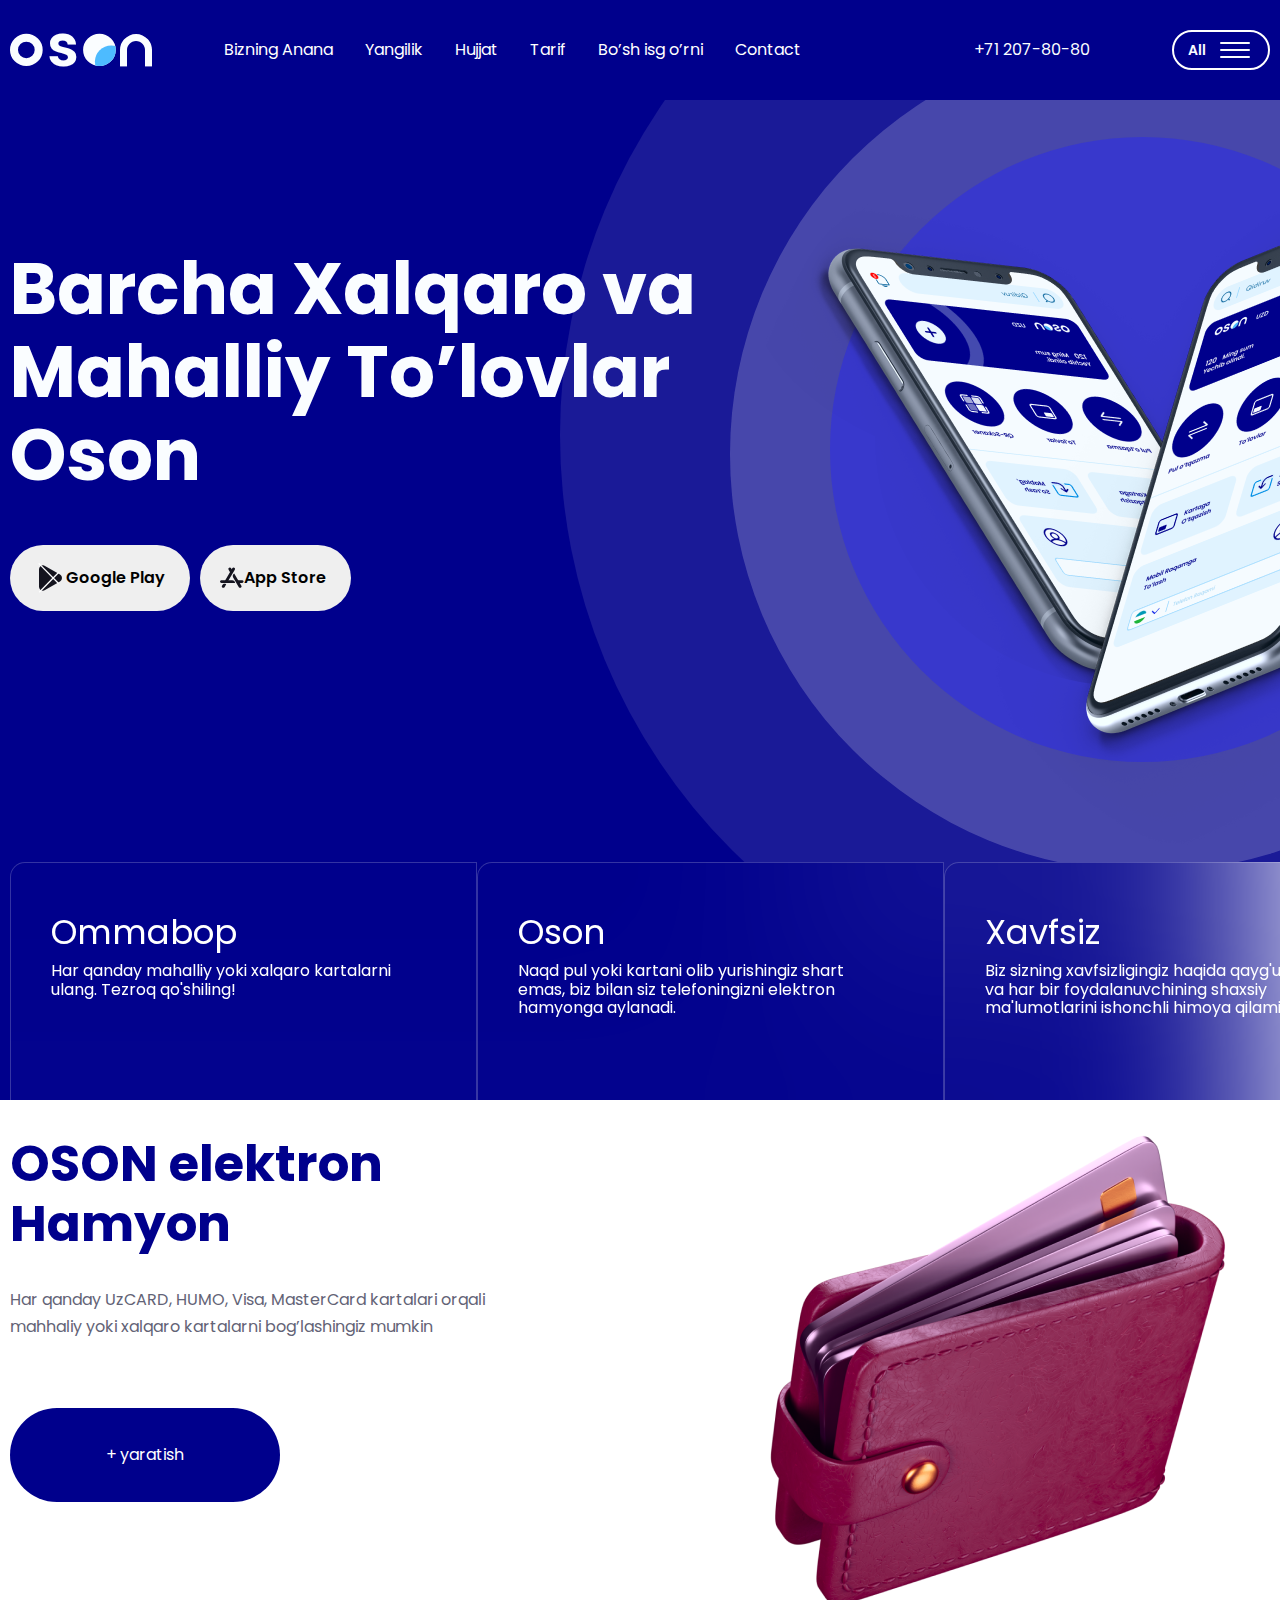
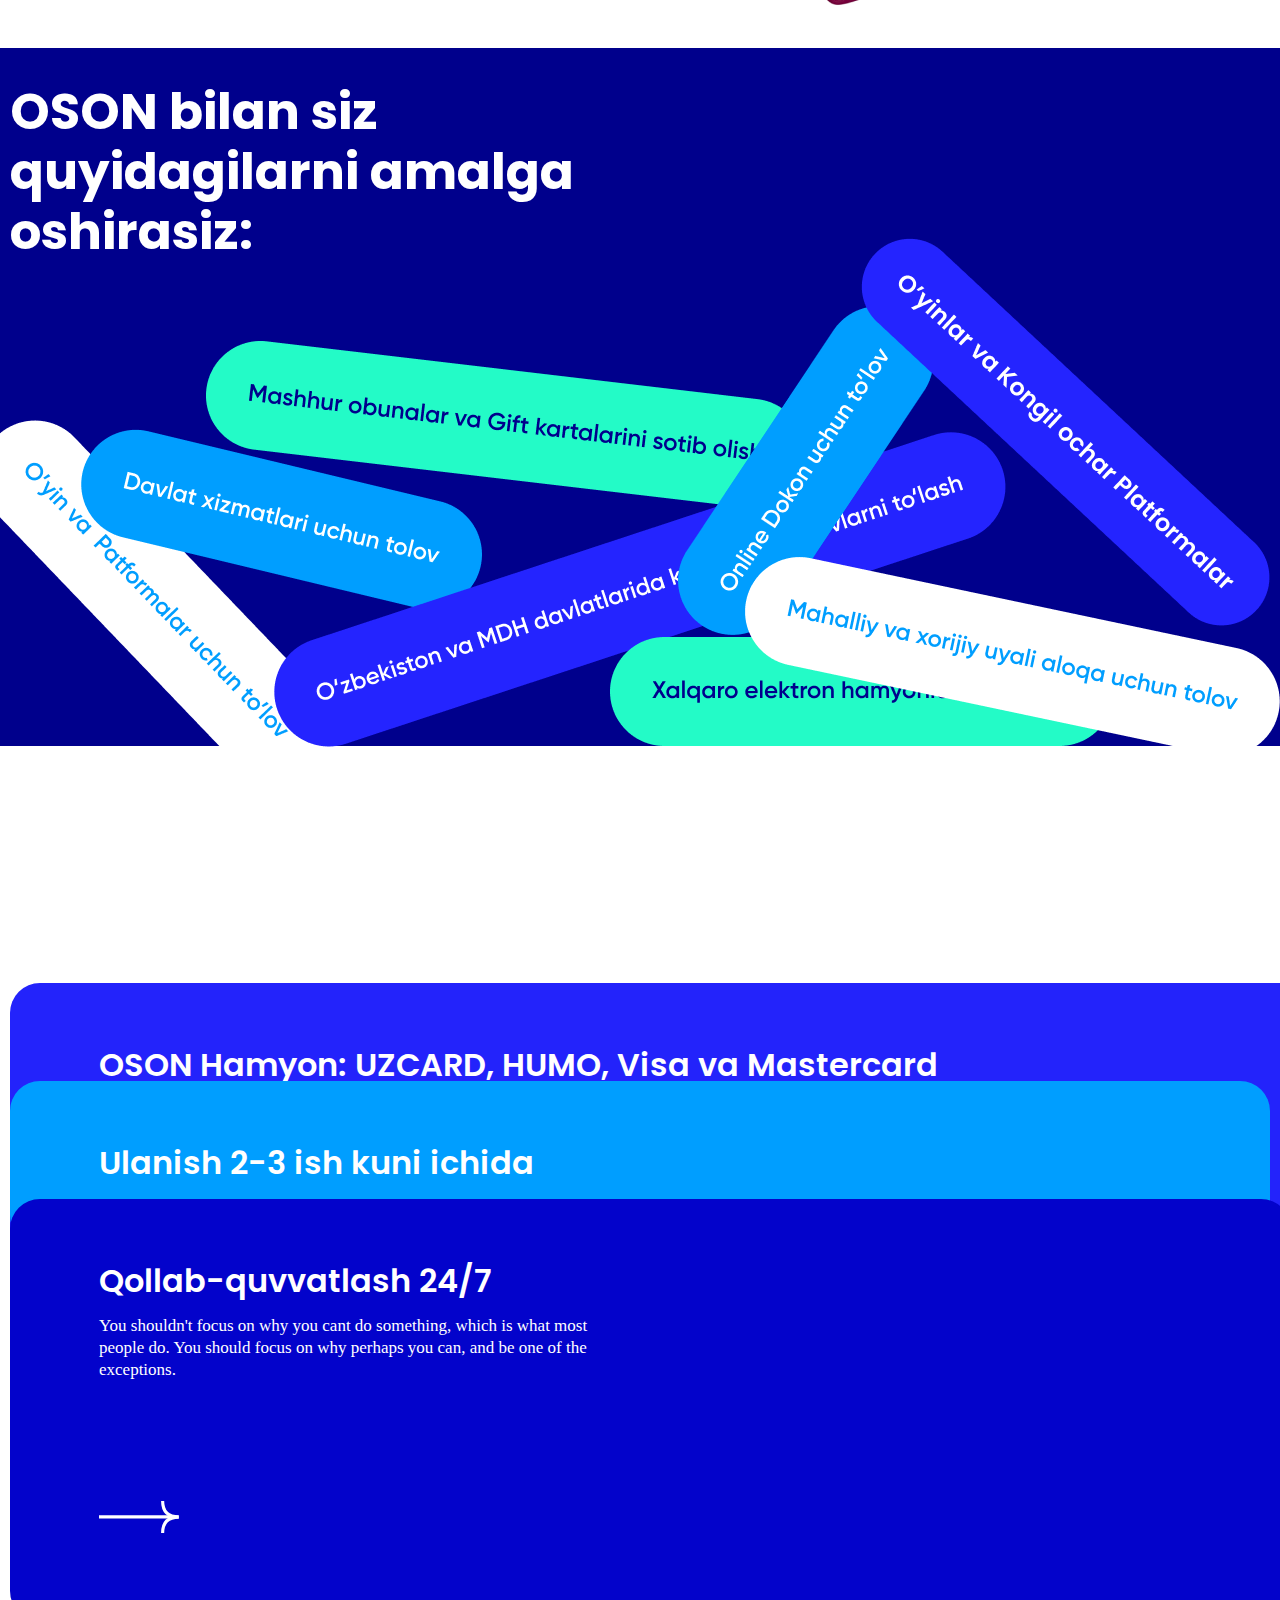
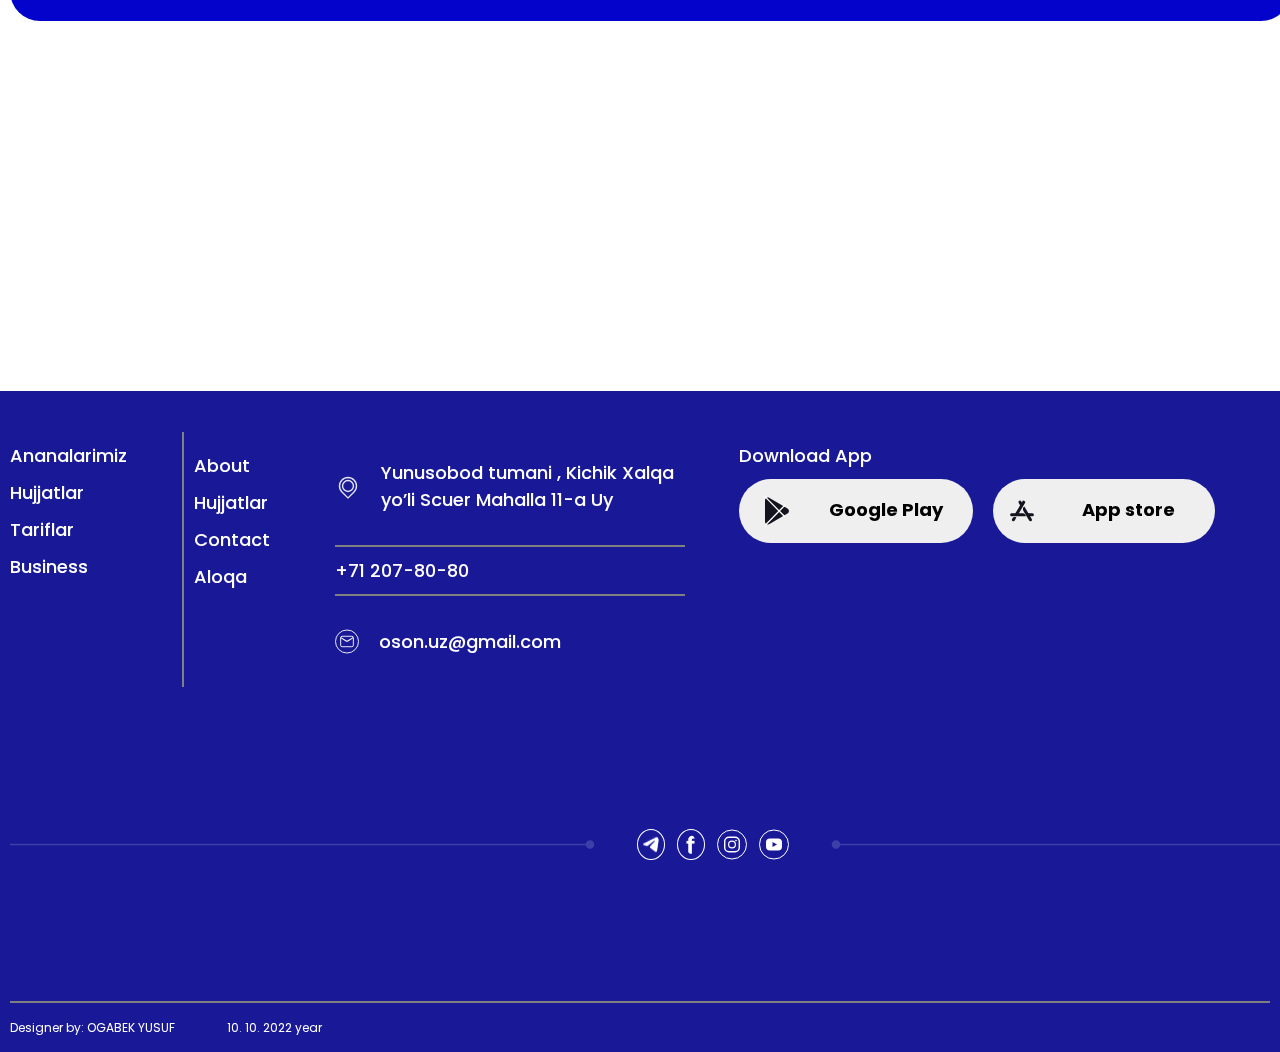
<file: index.html>
<!DOCTYPE html>
<html lang="en">


    <head>
        <meta charset="UTF-8" />
        <meta name="viewport" content="width=device-width, initial-scale=1.0" />
        <link rel="apple-touch-icon" sizes="180x180" href="./public/favicon_io/apple-touch-icon.png" />
        <link rel="icon" type="image/png" sizes="32x32" href="./public/favicon_io/favicon-32x32.png" />
        <link rel="icon" type="image/png" sizes="16x16" href="./public/favicon_io/favicon-16x16.png" />
        <link rel="manifest" href="./public/favicon_io/site.webmanifest" />
        <!-- main css -->
        <link rel="stylesheet" href="./css/style.min.css">
        <link rel="preconnect" href="https://fonts.googleapis.com">
        <link rel="preconnect" href="https://fonts.gstatic.com" crossorigin>
        <link href="https://fonts.googleapis.com/css2?family=Poppins:wght@400;500;600;700&display=swap" rel="stylesheet">
        <title>Oson.uz</title>
    </head>
    <body>
        <!-- -------- Header start  ------- -->
        <header>
            <div class="container">
                <nav class="nav">
                    <div class="nav__left">
                        <a href="#" class="nav__logo">
                            <div class="nav__icons">
                                <img src="./assets/images/o.svg" alt="icon">
                                <p>s</p>
                                <img src="./assets/images/o2.svg" alt="icon">
                                <img class="n1" src="./assets/images/n.svg" alt="icon">
                                <img class="n2" src="./assets/images/n2.svg" alt="icon">
                                <img class="n3" src="./assets/images/n2.svg" alt="icon">
                            </div>
                        </a>
                        <ul class="nav__list">
                            <li class="nav__list--item"><a href="./pages/page-2.html" class="nav__list--item-link">Bizning Anana</a></li>
                            <li class="nav__list--item"><a href="./pages/page-3.html" class="nav__list--item-link">Yangilik</a></li>
                            <li class="nav__list--item"><a href="#" class="nav__list--item-link">Hujjat</a></li>
                            <li class="nav__list--item"><a href="./pages/paje-7.html" class="nav__list--item-link">Tarif</a></li>
                            <li class="nav__list--item"><a href="./pages/page-5.html" class="nav__list--item-link">Bo’sh isg o’rni</a></li>
                            <li class="nav__list--item"><a href="./pages/page-6.html" class="nav__list--item-link">Contact</a></li>
                        </ul>
                    </div>
                    <div class="nav__right">
                        <a href="tel:'+71  207-80-80'">+71  207-80-80</a>
                        <div class="menu-b">
                            <p>All</p>
                            <div class="menu-btn">
                                <img src="./assets/images/menu-btn.svg" alt="icon">
                                <img src="./assets/images/menu-btn.svg" alt="icon">
                                <img src="./assets/images/menu-btn.svg" alt="icon">
                            </div>
                        </div>
                    </div>
                </nav>
            </div>
        </header>
        <!-- -------- Header end  ------- -->

    <main>

        <!-- Intro sections -->
        <section id="intro">
            <div class="container">
                <div class="intro__wrapper">
                    <div class="intro__round-big"></div>
                    <div class="intro__round-middle"></div>
                    <div class="intro__round-little"></div>
                    <div class="intro__wrapper-left">
                        <h1>Barcha Xalqaro va Mahalliy To’lovlar Oson</h1>
                        <div class="intro__buttons">
                            <button>
                                <img src="./assets/images/play-market-icon.svg" alt="icon">
                                <p>Google Play</p>
                            </button>
                            <button>
                                <img src="./assets/images/app-store-icon.svg" alt="icon">
                                <p>App Store</p>
                            </button>
                        </div>
                        <div class="intro__cards">
                            <div class="intro__cards-card">
                                <h3 id="text">Ommabop</h3>
                                <p>Har qanday mahalliy yoki xalqaro kartalarni ulang. Tezroq qo'shiling!</p>
                            </div>
                            <div class="intro__cards-card">
                                <h3 id="text">Oson</h3>
                                <p>Naqd pul yoki kartani olib yurishingiz shart emas, biz bilan siz telefoningizni
                                    elektron hamyonga aylanadi.</p>
                            </div>
                            <div class="intro__cards-card">
                                <h3 id="text">Xavfsiz</h3>
                                <p>Biz sizning xavfsizligingiz haqida qayg'uramiz va har bir foydalanuvchining shaxsiy
                                    ma'lumotlarini ishonchli himoya qilamiz</p>
                            </div>
                        </div>
                    </div>
                    <div class="intro__wrapper-right">
                        <img class="intro__phone1" src="./assets/images/phone.png" alt="img">
                    </div>
                </div>
            </div>
        </section>
    </main>

    <section id="hamyon">
        <div class="container">
            <div class="hamyon__wrapper">
                <div class="hamyon__wrapper--left">
                    <h1>OSON elektron Hamyon</h1>
                    <p>
                        Har qanday UzCARD, HUMO, Visa, MasterCard kartalari orqali
                        mahhaliy yoki xalqaro kartalarni bog’lashingiz mumkin
                    </p>
                    <button>+ yaratish</button>
                </div>
                <div class="hamyon__wrapper--right">
                    <img src="./assets/images/wallet-dynamic-color.png" alt="">
                </div>
            </div>
        </div>
    </section>
    <section id="oson">
        <div class="container">
            <div class="oson__wrapper">
                <h1>OSON bilan siz quyidagilarni amalga oshirasiz:</h1>
                <div class="oson__wrapper--right">

                </div>
            </div>
            <div class="oson__bottom">
                <img class="img1" src="./assets/images/o'yinvaplatformalar.png" alt="smthpic">
                <img class="img2" src="./assets/images/davlatxizmatlariuchunt.png" alt="smthpic">
                <img class="img3" src="./assets/images/mashxurobunalar.png" alt="smthpic">
                <img class="img4" src="./assets/images/O'zb.png" alt="smthpic">
                <img class="img5" src="./assets/images/xalqaro.png" alt="smthpic">
                <img class="img6" src="./assets/images/onlinedukon.png" alt="smthpic">
                <img class="img7" src="./assets/images/mahalliy.png" alt="smthpic">
                <img class="img8" src="./assets/images/o'yinlar.png" alt="smthpic">
            </div>
        </div>
    </section>
    <section id="tariflar">
        <div class="container">
            <div class="uzcards">
                <div class="humo">
                    <h3>OSON Hamyon: UZCARD, HUMO, Visa va Mastercard </h3>
                </div>
                <div class="ulanish">
                    <h3>Ulanish 2-3 ish kuni ichida</h3>
                </div>
                <div class="qollash">
                    <h3>Qollab-quvvatlash 24/7</h3>
                    <p>You shouldn't focus on why you cant do something, which is what most people do. You should focus
                        on why perhaps you can, and be one of the exceptions.</p>
                    <img src="assets/images/strelka.svg" alt="strlka">

                </div>
            </div>
        </div>
    </section>

    </main>


    <footer>
        <div class="container">
            <div class="footer__wrapper">
                <div class="footer__wrapper--top">
                    <ul>
                        <li>Ananalarimiz</li>
                        <li>Hujjatlar</li>
                        <li>Tariflar</li>
                        <li>Business</li>
                    </ul>
                    <ul>
                        <li>About</li>
                        <li>Hujjatlar</li>
                        <li>Contact</li>
                        <li>Aloqa</li>
                    </ul>
                    <ul>
                        <li>
                            <img src="./assets/images/location.svg" alt="location">
                            <p>Yunusobod tumani , Kichik Xalqa yo’li Scuer Mahalla 11-a Uy</p>
                        </li>
                        <li> +71 207-80-80</li>
                        <li>
                            <img src="./assets/images/mail.svg" alt="email">
                            <p>oson.uz@gmail.com</p>
                        </li>
                    </ul>
                    <ul>
                        <li>Download App</li>
                        <li>
                            <button>
                                <img src="./assets/images/playmarket.svg" alt="icon">
                                <p>Google Play</p>
                            </button>
                            <button>
                                <img src="./assets/images/appstore.svg" alt="icon">
                                <p>App store</p>
                            </button>
                        </li>
                        <li>

                        </li>
                    </ul>
                </div>
                <div class="footer__wrapper--middle">
                    <img src="./assets/images/Line 1.svg" alt="line">
                    <div>
                        <img src="./assets/images/telegram-gdd4384fe0_1280-removebg-preview 1.png" alt="icon">
                        <img src="./assets/images/facebook.png" alt="icon">
                        <img src="./assets/images/instagramm.svg" alt="icon">
                        <img src="./assets/images/youtube.svg" alt="icon">
                    </div>
                    <img src="./assets/images/Line 2.svg" alt="line">
                </div>
                <div class="footer__wrapper--bottom">
                    <div>
                        <p>Designer by: OGABEK YUSUF</p>
                        <p>10. 10. 2022 year</p>
                    </div>
                </div>
            </div>
        </div>
    </footer>
</body>

</html>
</file>
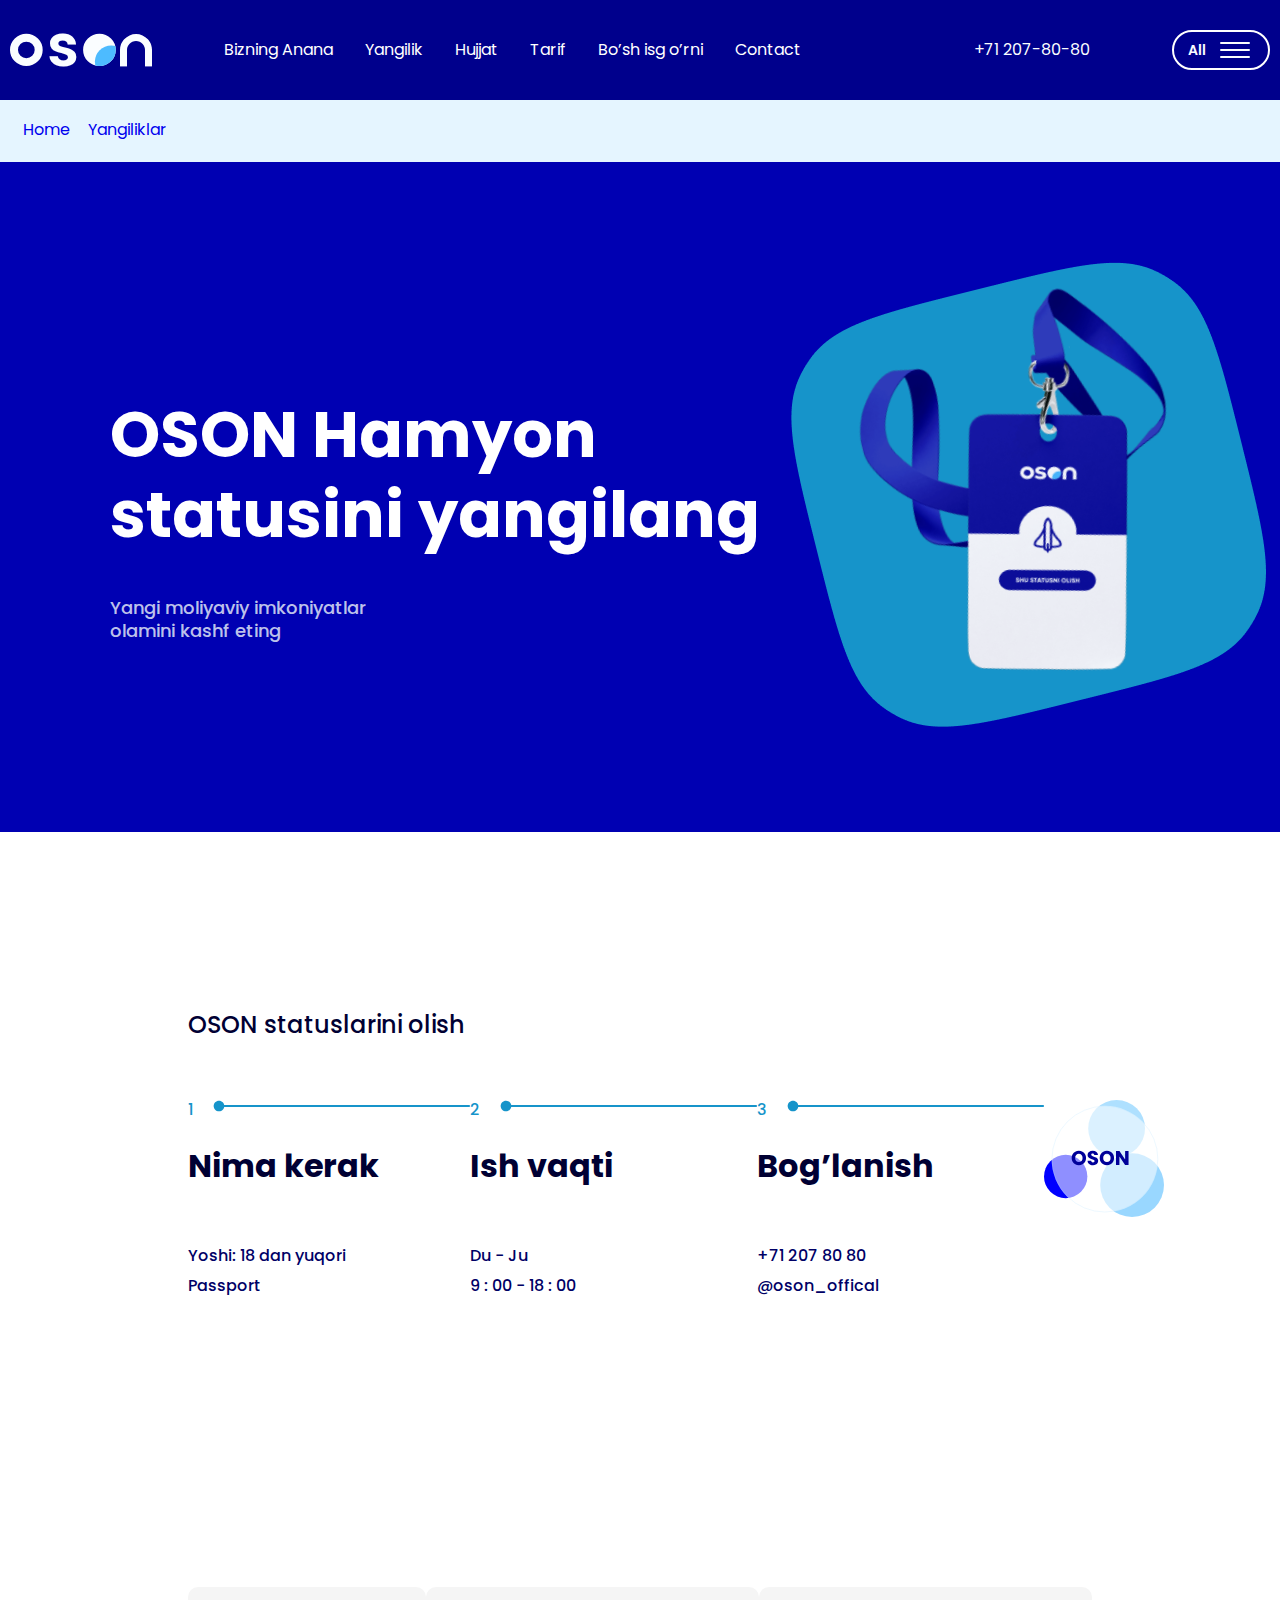
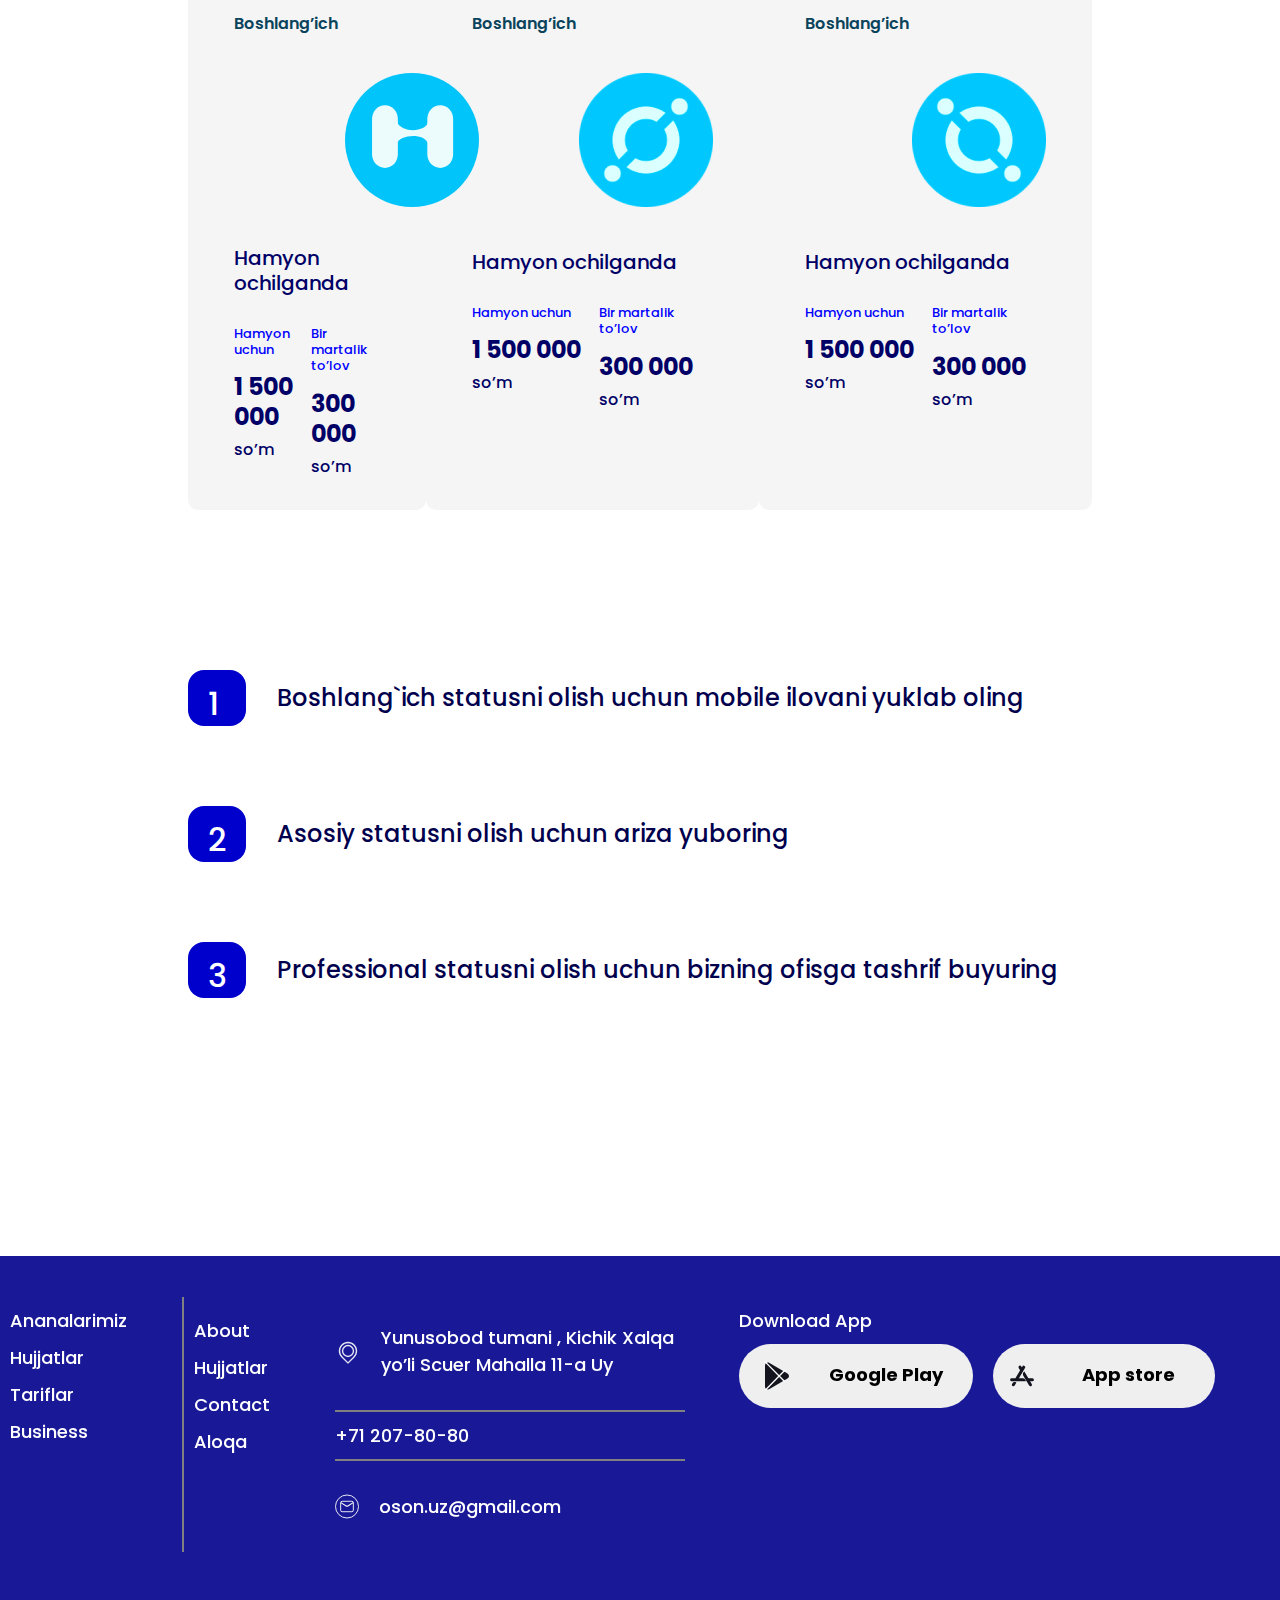
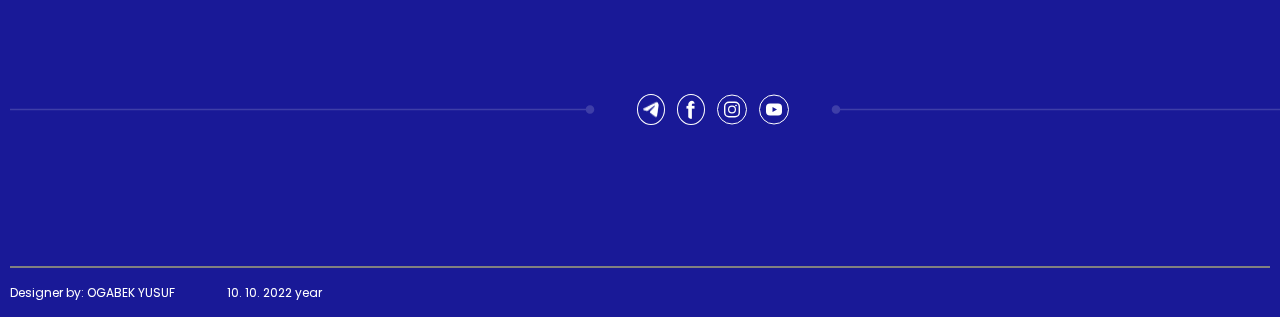
<file: pages/page-2.html>
<!DOCTYPE html>
<html lang="en">
<head>
    <meta charset="UTF-8">
    <meta name="viewport" content="width=device-width, initial-scale=1.0">
    <link rel="stylesheet" href="../css/style.min.css">
    <link rel="preconnect" href="https://fonts.googleapis.com">
    <link rel="preconnect" href="https://fonts.gstatic.com" crossorigin>
    <link href="https://fonts.googleapis.com/css2?family=Poppins:wght@400;500;600;700&display=swap" rel="stylesheet">
    <title>Oson.uz</title>
</head>
<body>
            <header>
            <div class="container">
                <nav class="nav">
                    <div class="nav__left">
                        <a href="../index.html" class="nav__logo">
                            <div class="nav__icons">
                                <img src="../assets/images/o.svg" alt="icon">
                                <p>s</p>
                                <img src="../assets/images/o2.svg" alt="icon">
                                <img class="n1" src="../assets/images/n.svg" alt="icon">
                                <img class="n2" src="../assets/images/n2.svg" alt="icon">
                                <img class="n3" src="../assets/images/n2.svg" alt="icon">
                            </div>
                        </a>
                        <ul class="nav__list">
                            <li class="nav__list--item"><a href="./page-2.html" class="nav__list--item-link">Bizning Anana</a></li>
                            <li class="nav__list--item"><a href="./page-3.html" class="nav__list--item-link">Yangilik</a></li>
                            <li class="nav__list--item"><a href="#" class="nav__list--item-link">Hujjat</a></li>
                            <li class="nav__list--item"><a href="./paje-7.html" class="nav__list--item-link">Tarif</a></li>
                            <li class="nav__list--item"><a href="./page-5.html" class="nav__list--item-link">Bo’sh isg o’rni</a></li>
                            <li class="nav__list--item"><a href="./page-6.html" class="nav__list--item-link">Contact</a></li>
                        </ul>
                    </div>
                    <div class="nav__right">
                        <a href="tel:'+71  207-80-80'">+71  207-80-80</a>
                        <div class="menu-b">
                            <p>All</p>
                            <div class="menu-btn">
                                <img src="../assets/images/menu-btn.svg" alt="icon">
                                <img src="../assets/images/menu-btn.svg" alt="icon">
                                <img src="../assets/images/menu-btn.svg" alt="icon">
                            </div>
                        </div>
                    </div>
                </nav>
            </div>
        </header>
  <main>
      <div class="bar">
                <div class="container">
                    <a href="../index.html">Home</a>
                <a href="./page-3.html">Yangiliklar</a>
                </div>
            </div>
            <!--------  Section Introo   -->
      <section id="introo">
        <div class="container">
           <div class="intro__wrapper">
            <div class="intro__wrapper--left">
                <h1>OSON Hamyon statusini yangilang</h1>
                <p>Yangi moliyaviy imkoniyatlar olamini kashf eting</p>
            </div>
            <div class="intro__wrapper--right">
                <img src="../assets/images/Снимок экрана 2022-09-22 125420 2.png" alt="smth">
            </div>
           </div>
        </div>
    </section>
    <!----------- Section Introo  -->
    <section id="statuss">
        <div class="container">
            <h3>OSON statuslarini olish</h3>
            <div class="status__wrapper">
                <div class="status__card">
                    <div>
                        <p>1</p>
                        <img src="../assets/images/blueline.svg" alt="line">
                    </div>
                    <h3>Nima kerak</h3>
                    <p>Yoshi: 18 dan yuqori </p>
                    <p>Passport</p>
                </div>
                 <div class="status__card">
                    <div>
                        <p>2</p>
                        <img src="../assets/images/blueline.svg" alt="line">
                    </div>
                    <h3>Ish vaqti</h3>
                    <p>Du - Ju </p>
                    <p>9 : 00 - 18 : 00</p>
                </div>
                 <div class="status__card">
                    <div>
                        <p>3</p>
                        <img src="../assets/images/blueline.svg" alt="line">
                    </div>
                    <h3>Bog’lanish</h3>
                    <p>+71 207 80 80 </p>
                    <p>@oson_offical</p>
                </div>
                <div class="status__left">
                    <img src="../assets/images/Group 48096976 (1).svg" alt="smth">
                    <img src="../assets/images/Oson.svg" alt="smth">
                    
                </div>
            </div>
            <div class="boshlangich__wrapper">
                <div class="boshlangich__card">
                    <h4>Boshlang’ich</h4>
                    <div class="wrapper">
                        <img src="../assets/images/H.svg" alt="smth">
                    </div>
                    <h2>Hamyon ochilganda</h2>
                    <div class="sum">
                        <div>
                            <p>Hamyon uchun</p>
                            <h3>1 500 000 <span>so’m</span></h3>
                        </div>
                        <div>
                            <p>Bir martalik to’lov</p>
                            <h3>300 000 <span>so’m</span></h3>
                        </div>
                    </div>
                </div>
                 <div class="boshlangich__card2">
                    <h4>Boshlang’ich</h4>
                   <img src="../assets/images/bosh2.png" alt="">
                    <h2>Hamyon ochilganda</h2>
                    <div class="sum">
                        <div>
                            <p>Hamyon uchun</p>
                            <h3>1 500 000 <span>so’m</span></h3>
                        </div>
                        <div>
                            <p>Bir martalik to’lov</p>
                            <h3>300 000 <span>so’m</span></h3>
                        </div>
                    </div>
                </div>

                 <div class="boshlangich__card2">
                    <h4>Boshlang’ich</h4>
                    <img src="../assets/images/bosh3.png" alt="smth">
                    <h2>Hamyon ochilganda</h2>
                    <div class="sum">
                        <div>
                            <p>Hamyon uchun</p>
                            <h3>1 500 000 <span>so’m</span></h3>
                        </div>
                        <div>
                            <p>Bir martalik to’lov</p>
                            <h3>300 000 <span>so’m</span></h3>
                        </div>
                    </div>
                </div>
            </div>
            <div class="asosiy__wrapper">
                <div class="pro__wrapper">
                <div><p>1</p></div>
                <p>Boshlang`ich statusni olish uchun mobile ilovani yuklab oling</p>
            </div>
              <div class="pro__wrapper">
                <div><p>2</p></div>
                <p>Asosiy statusni olish uchun ariza yuboring</p>
            </div>
              <div class="pro__wrapper">
                <div><p>3</p></div>
                <p>Professional statusni olish uchun bizning ofisga tashrif buyuring</p>
            </div>
            </div>
        </div>
    </section> 
  </main>
    <footer>
      <div class="container">
        <div class="footer__wrapper">
            <div class="footer__wrapper--top">
                <ul>
                    <li>Ananalarimiz</li>
                    <li>Hujjatlar</li>
                    <li>Tariflar</li>
                    <li>Business</li>
                </ul>
                <ul>
                    <li>About</li>
                    <li>Hujjatlar</li>
                    <li>Contact</li>
                    <li>Aloqa</li>
                </ul>
                <ul>
                    <li>
                        <img src="../assets/images/location.svg" alt="location">
                        <p>Yunusobod tumani , Kichik Xalqa  yo’li Scuer Mahalla   11-a Uy</p>
                    </li>
                    <li>  +71  207-80-80</li>
                    <li>
                        <img src="../assets/images/mail.svg" alt="email">
                        <p>oson.uz@gmail.com</p>
                    </li>
                </ul>
                <ul>
                    <li>Download App</li>
                    <li>
                        <button>
                            <img src="../assets/images/playmarket.svg" alt="icon">
                            <p>Google Play</p>
                        </button>
                        <button>
                            <img src="../assets/images/appstore.svg" alt="icon">
                            <p>App store</p>
                        </button>
                    </li>
                      <li>
                        
                    </li>
                </ul>
            </div>
            <div class="footer__wrapper--middle">
                <img src="../assets/images/Line 1.svg" alt="line">
                <div>
                    <img src="../assets/images/telegram-gdd4384fe0_1280-removebg-preview 1.png" alt="icon">
                    <img src="../assets/images/facebook.png" alt="icon">
                    <img src="../assets/images/instagramm.svg" alt="icon">
                    <img src="../assets/images/youtube.svg" alt="icon">
                </div>
                <img src="../assets/images/Line 2.svg" alt="line">
            </div>
            <div class="footer__wrapper--bottom">
                <div>
                    <p>Designer by: OGABEK YUSUF</p>
                    <p>10. 10. 2022 year</p>
                </div>
            </div>
        </div>
      </div>
    </footer>
</body>
</html>
</file>
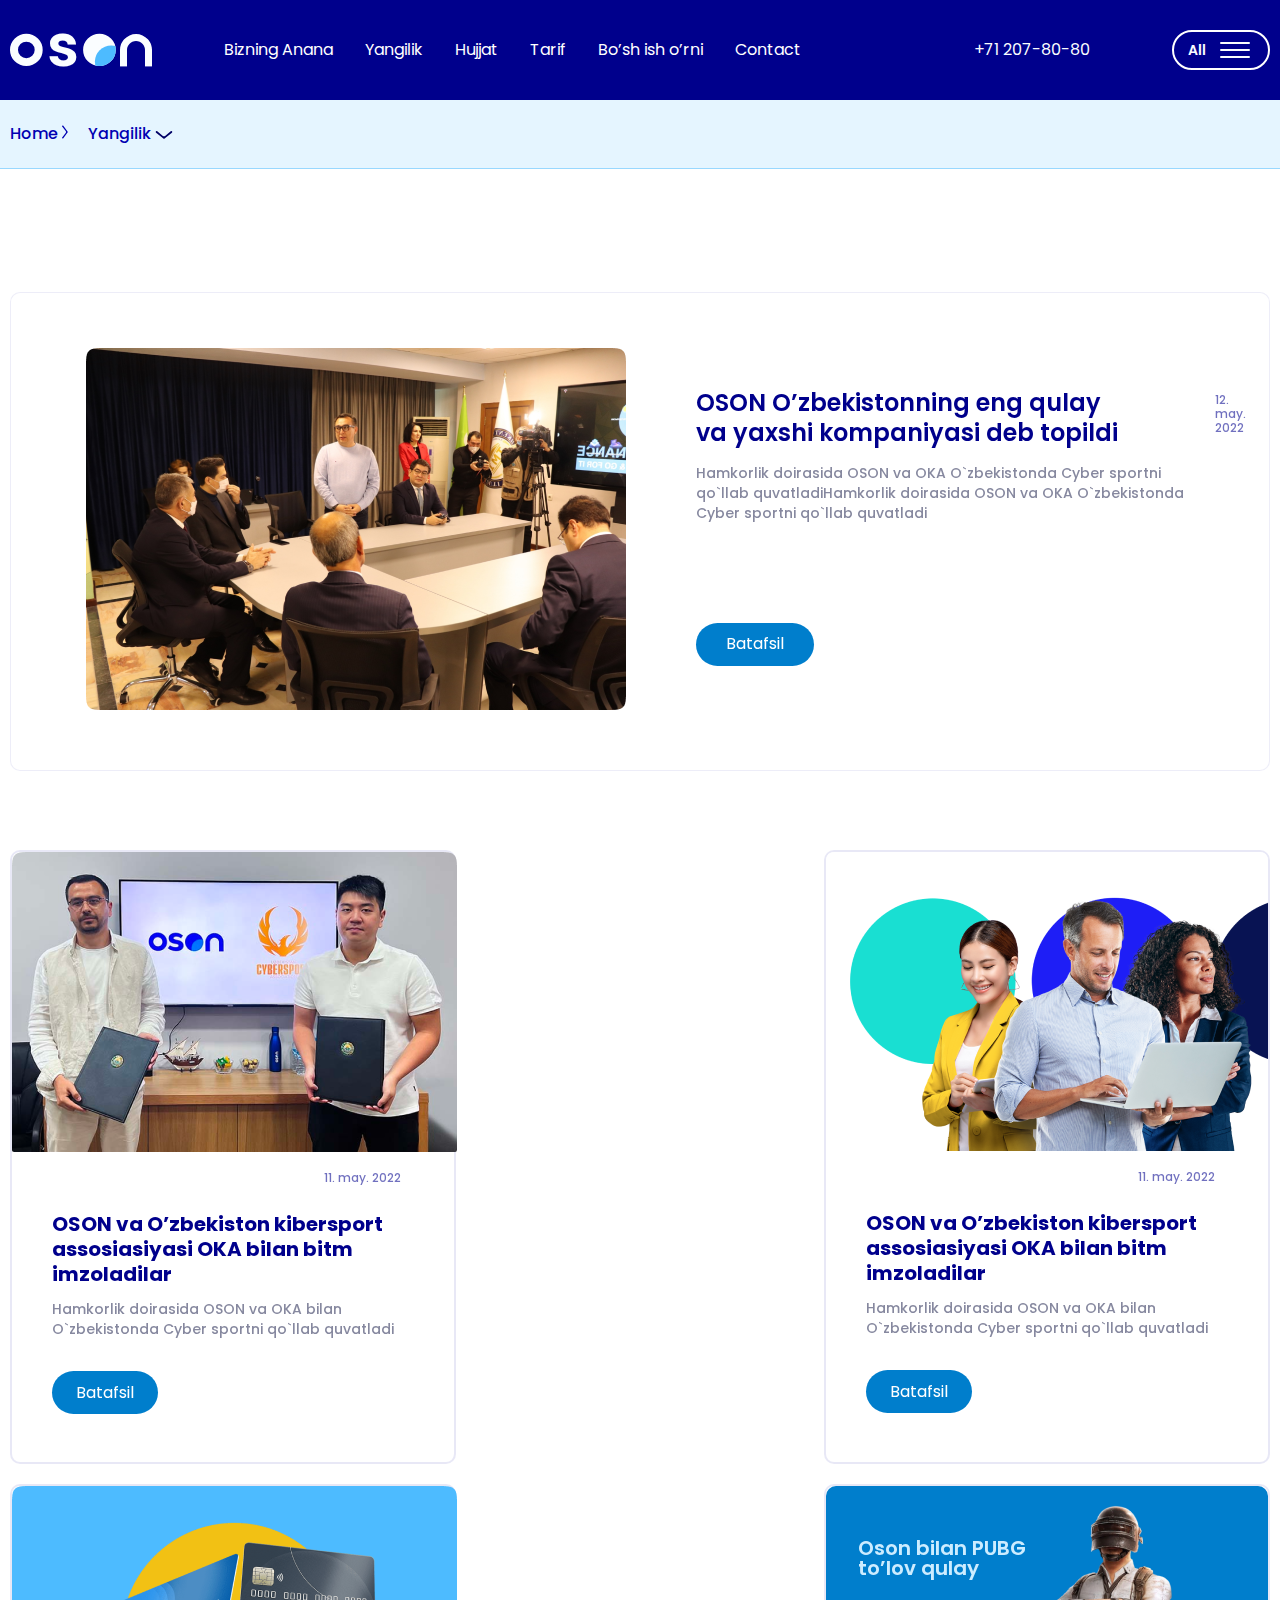
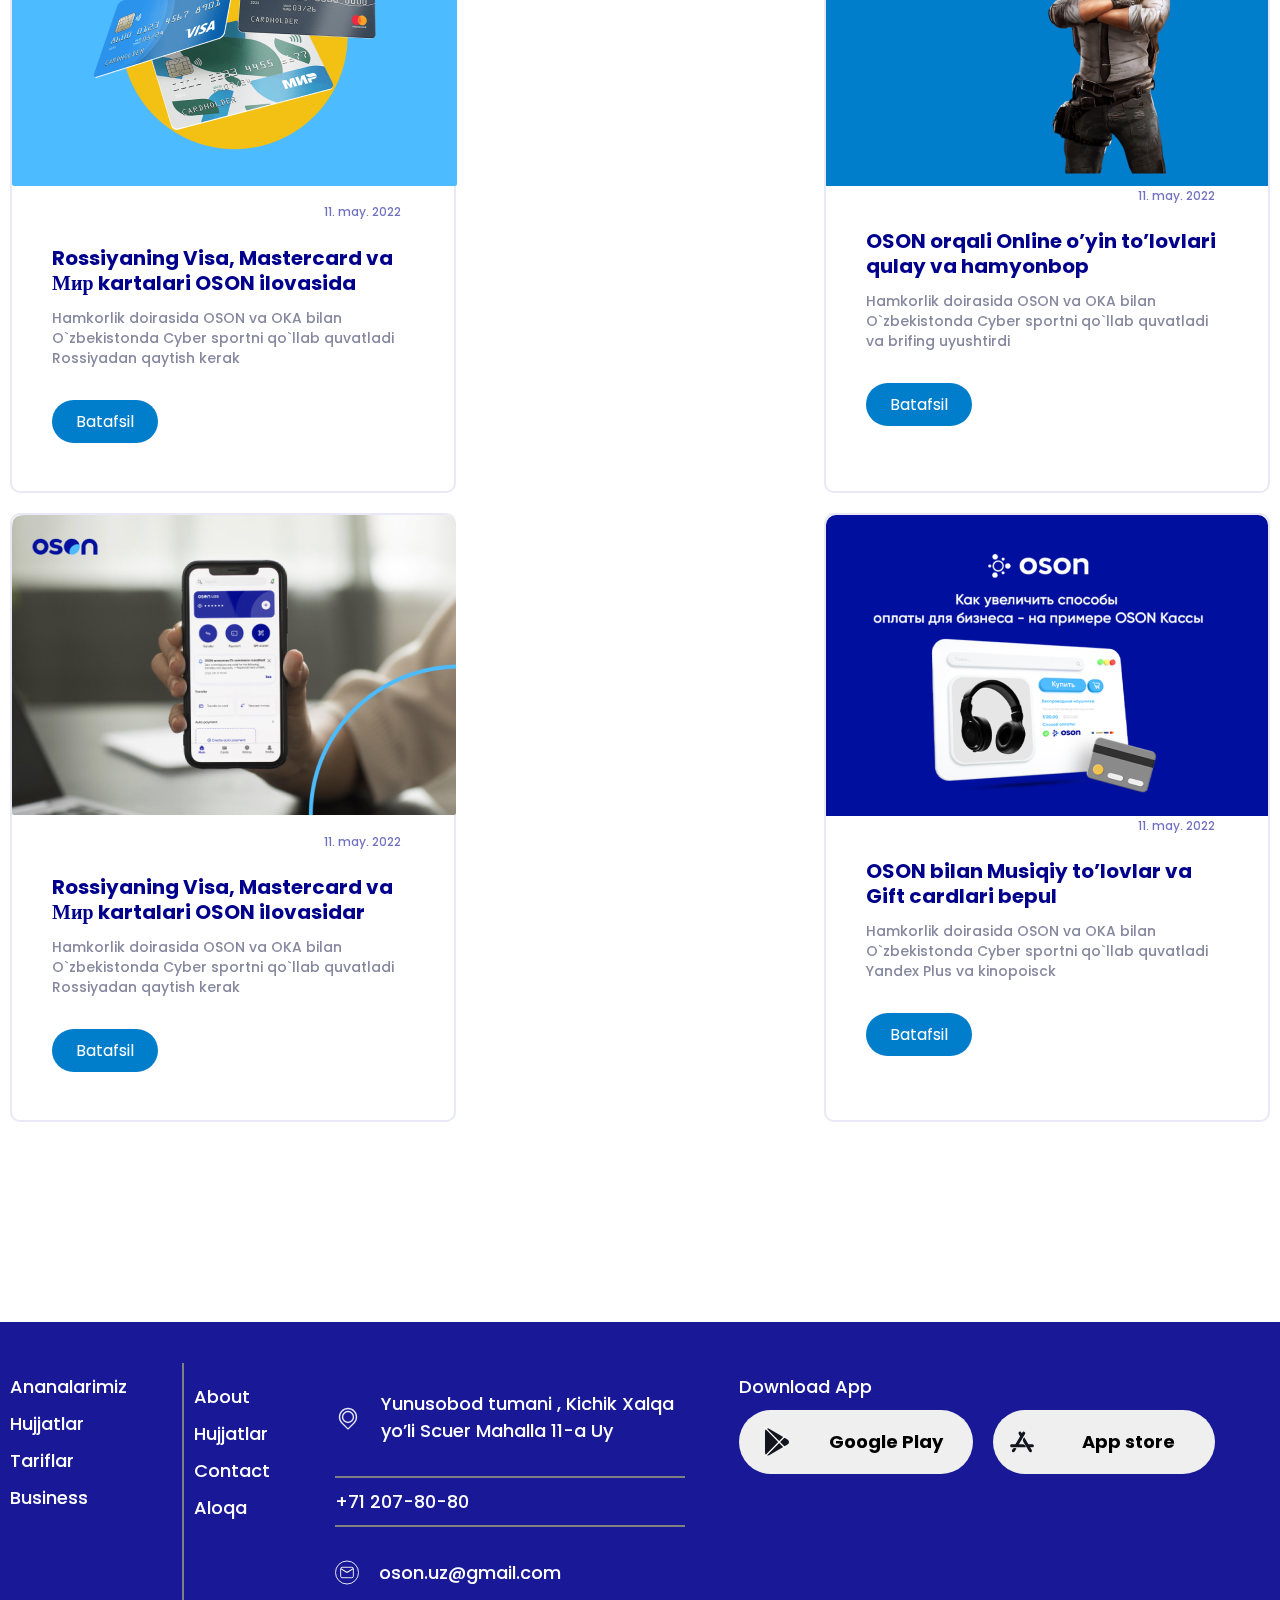
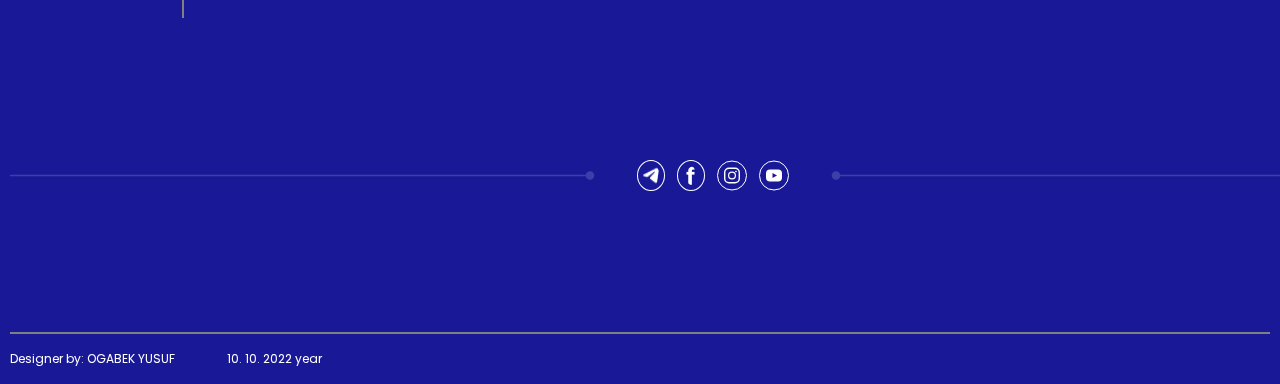
<file: pages/page-3.html>
<!DOCTYPE html>
<html lang="en">

    <head>
        <meta charset="UTF-8" />
        <meta name="viewport" content="width=device-width, initial-scale=1.0" />
        <link rel="apple-touch-icon" sizes="180x180" href="./public/favicon_io/apple-touch-icon.png" />
        <link rel="icon" type="image/png" sizes="32x32" href="../public/favicon_io/favicon-32x32.png" />
        <link rel="icon" type="image/png" sizes="16x16" href="../public/favicon_io/favicon-16x16.png" />
        <link rel="manifest" href="../public/favicon_io/site.webmanifest" />
        <!-- main css -->
        <link rel="stylesheet" href="../css/style.min.css">
        <link rel="preconnect" href="https://fonts.googleapis.com">
        <link rel="preconnect" href="https://fonts.gstatic.com" crossorigin>
        <link href="https://fonts.googleapis.com/css2?family=Poppins:wght@400;500;600;700&display=swap" rel="stylesheet">
        <title>Oson.uz</title>
    </head>
    <body>
        <!-- -------- Header start  ------- -->
        <header>
            <div class="container">
                <nav class="nav">
                    <div class="nav__left">
                        <a href="../index.html" class="nav__logo">
                            <div class="nav__icons">
                                <img src="../assets/images/o.svg" alt="icon">
                                <p>s</p>
                                <img src="../assets/images/o2.svg" alt="icon">
                                <img class="n1" src="../assets/images/n.svg" alt="icon">
                                <img class="n2" src="../assets/images/n2.svg" alt="icon">
                                <img class="n3" src="../assets/images/n2.svg" alt="icon">
                            </div>
                        </a>
                        <ul class="nav__list">
                            <li class="nav__list--item"><a href="./page-2.html" class="nav__list--item-link">Bizning Anana</a></li>
                            <li class="nav__list--item"><a href="./page-3.html" class="nav__list--item-link">Yangilik</a></li>
                            <li class="nav__list--item"><a href="#" class="nav__list--item-link">Hujjat</a></li>
                            <li class="nav__list--item"><a href="./paje-7.html" class="nav__list--item-link">Tarif</a></li>
                            <li class="nav__list--item"><a href="./page-5.html" class="nav__list--item-link">Bo’sh ish o’rni</a></li>
                            <li class="nav__list--item"><a href="./page-6.html" class="nav__list--item-link">Contact</a></li>
                        </ul>
                    </div>
                    <div class="nav__right">
                        <a href="tel:'+71  207-80-80'">+71  207-80-80</a>
                        <div class="menu-b">
                            <p>All</p>
                            <div class="menu-btn">
                                <img src="../assets/images/menu-btn.svg" alt="icon">
                                <img src="../assets/images/menu-btn.svg" alt="icon">
                                <img src="../assets/images/menu-btn.svg" alt="icon">
                            </div>
                        </div>
                    </div>
                </nav>
            </div>
        </header>
        <!-- -------- Header end  ------- -->

        <main>
            <section id="news1">
                <div class="container">
                    <div class="news1__wrapper">
                        <a href="#">
                            Home 
                            <svg xmlns="http://www.w3.org/2000/svg" width="6" height="14" viewBox="0 0 6 14" fill="none">
                                <path d="M3.79792 6.30223C3.76608 6.23429 3.72668 6.17015 3.68049 6.11102L0.152121 1.59472C0.0535468 1.46854 0 1.31302 0 1.15291C0 0.46325 0.877951 0.170601 1.29174 0.722326L5.55 6.4C5.81667 6.75556 5.81667 7.24444 5.55 7.6L1.29174 13.2777C0.877951 13.8294 0 13.5367 0 12.8471C0 12.687 0.0535469 12.5315 0.152121 12.4053L3.68049 7.88897C3.72668 7.82985 3.76608 7.76571 3.79792 7.69777L3.92605 7.42444C4.0521 7.15552 4.0521 6.84448 3.92605 6.57557L3.79792 6.30223Z" fill="#0000B3"/>
                            </svg>
                        </a>
                        <a href="#">
                            Yangilik
                            <svg xmlns="http://www.w3.org/2000/svg" width="18" height="8" viewBox="0 0 18 8" fill="none">
                                <path d="M9.89619 5.0519C9.96516 5.01742 10.0299 4.97507 10.0892 4.9257L15.7403 0.216425C15.9081 0.0765832 16.1196 0 16.3381 0C17.2207 0 17.6106 1.1115 16.9214 1.6629L9.62469 7.50024C9.25948 7.79242 8.74052 7.79242 8.3753 7.50024L1.07862 1.6629C0.389379 1.1115 0.779274 0 1.66193 0C1.88037 0 2.0919 0.0765831 2.25971 0.216425L7.91084 4.9257C7.97008 4.97507 8.03483 5.01742 8.10381 5.0519L8.55278 5.27639C8.83431 5.41716 9.16569 5.41716 9.44721 5.27639L9.89619 5.0519Z" fill="#000066"/>
                            </svg>
                        </a>
                    </div>
                </div>
            </section>
            <section id="news2">
                <div class="container">
                    <div class="news2__wrapper">
                        <div class="news2__wrapper--left">
                            <img src="../assets/images/news-main-img.png" alt="img">
                        </div>
                        <div class="news2__wrapper--right">
                            <h2>
                                OSON  O’zbekistonning eng qulay va yaxshi kompaniyasi deb topildi 
                            </h2>
                            <p>Hamkorlik doirasida OSON va OKA O`zbekistonda Cyber sportni qo`llab quvatladiHamkorlik doirasida OSON va OKA O`zbekistonda Cyber sportni qo`llab quvatladi</p>
                            <a href="./page-4.html"><button>Batafsil</button></a>
                        </div>
                        <p>12. may. 2022</p>
                    </div>
                </div>
            </section>
            <section id="news3">
                <div class="container">
                    <div class="news3__wrapper">
                        <div class="news3__wrapper--card">
                            <img src="../assets/images/news-img1.png" alt="img">
                            <div class="news3-data-card">
                                <span>11. may. 2022</span>
                            </div>
                            <h3>OSON va O’zbekiston kibersport assosiasiyasi OKA bilan bitm imzoladilar</h3>
                            <p>Hamkorlik doirasida OSON va OKA bilan  O`zbekistonda Cyber sportni qo`llab quvatladi</p>
                            <div class="news3-link">
                                <a href="./page-4.html">Batafsil</a>
                            </div>
                        </div>
                        <div class="news3__wrapper--card">
                            <img src="../assets/images/news-img2.png" alt="img">
                            <div class="news3-data-card">
                                <span>11. may. 2022</span>
                            </div>
                            <h3>OSON va O’zbekiston kibersport assosiasiyasi OKA bilan bitm imzoladilar</h3>
                            <p>Hamkorlik doirasida OSON va OKA bilan  O`zbekistonda Cyber sportni qo`llab quvatladi</p>
                            <div class="news3-link">
                                <a href="./page-4.html">Batafsil</a>
                            </div>
                        </div>
                        <div class="news3__wrapper--card">
                            <img src="../assets/images/news-img3.png" alt="img">
                            <div class="news3-data-card">
                                <span>11. may. 2022</span>
                            </div>
                            <h3>Rossiyaning Visa, Mastercard va Мир kartalari OSON ilovasida
                            </h3>
                            <p>Hamkorlik doirasida OSON va OKA bilan  O`zbekistonda Cyber sportni qo`llab quvatladi Rossiyadan qaytish kerak</p>
                            <div class="news3-link">
                                <a href="./page-4.html">Batafsil</a>
                            </div>
                        </div>
                        <div class="news3__wrapper--card">
                            <div style="background-color: #007ECC; height: 300px; border-radius: 10px 10px 0 0; position: relative;">
                                <p style="font-size: 20px; font-weight: 600; width: 175px; color: #CCECFF; padding: 0; position: absolute; top: 52px; left: 32px;">Oson bilan PUBG  to’lov  qulay</p>
                                <img style="position: absolute; bottom: 0; left: 200px;" src="../assets/images/news-img4.png" alt="img">
                            </div>
                            <div class="news3-data-card">
                                <span>11. may. 2022</span>
                            </div>
                            <h3>OSON orqali Online o’yin to’lovlari qulay va hamyonbop</h3>
                            <p>Hamkorlik doirasida OSON va OKA bilan  O`zbekistonda Cyber sportni qo`llab quvatladi va brifing uyushtirdi</p>
                            <div class="news3-link">
                                <a href="./page-4.html">Batafsil</a>
                            </div>
                        </div>
                        <div class="news3__wrapper--card">
                            <img src="../assets/images/news-img5.png" alt="img">
                            <div class="news3-data-card">
                                <span>11. may. 2022</span>
                            </div>
                            <h3>Rossiyaning Visa, Mastercard va Мир kartalari OSON ilovasidar</h3>
                            <p>Hamkorlik doirasida OSON va OKA bilan  O`zbekistonda Cyber sportni qo`llab quvatladi Rossiyadan qaytish kerak</p>
                            <div class="news3-link">
                                <a href="./page-4.html">Batafsil</a>
                            </div>
                        </div>
                        <div class="news3__wrapper--card">
                            <div style="background-color: #000F9E; padding-top: 28px; border-radius: 10px 10px 0 0;">
                                <img src="../assets/images/news-img6.png" alt="img">
                            </div>
                            <div class="news3-data-card">
                                <span>11. may. 2022</span>
                            </div>
                            <h3>OSON bilan Musiqiy to’lovlar va Gift cardlari bepul</h3>
                            <p>Hamkorlik doirasida OSON va OKA bilan  O`zbekistonda Cyber sportni qo`llab quvatladi Yandex Plus va kinopoisck</p>
                            <div class="news3-link">
                                <a href="./page-4.html">Batafsil</a>
                            </div>
                        </div>
                    </div>
                </div>
            </section>
        </main>

        <footer>
            <div class="container">
              <div class="footer__wrapper">
                  <div class="footer__wrapper--top">
                      <ul>
                          <li>Ananalarimiz</li>
                          <li>Hujjatlar</li>
                          <li>Tariflar</li>
                          <li>Business</li>
                      </ul>
                      <ul>
                          <li>About</li>
                          <li>Hujjatlar</li>
                          <li>Contact</li>
                          <li>Aloqa</li>
                      </ul>
                      <ul>
                          <li>
                              <img src="../assets/images/location.svg" alt="location">
                              <p>Yunusobod tumani , Kichik Xalqa  yo’li Scuer Mahalla   11-a Uy</p>
                          </li>
                          <li>  +71  207-80-80</li>
                          <li>
                              <img src="../assets/images/mail.svg" alt="email">
                              <p>oson.uz@gmail.com</p>
                          </li>
                      </ul>
                      <ul>
                          <li>Download App</li>
                          <li>
                              <button>
                                  <img src="../assets/images/playmarket.svg" alt="icon">
                                  <p>Google Play</p>
                              </button>
                              <button>
                                  <img src="../assets/images/appstore.svg" alt="icon">
                                  <p>App store</p>
                              </button>
                          </li>
                            <li>
                              
                          </li>
                      </ul>
                  </div>
                  <div class="footer__wrapper--middle">
                      <img src="../assets/images/Line 1.svg" alt="line">
                      <div>
                          <img src="../assets/images/telegram-gdd4384fe0_1280-removebg-preview 1.png" alt="icon">
                          <img src="../assets/images/facebook.png" alt="icon">
                          <img src="../assets/images/instagramm.svg" alt="icon">
                          <img src="../assets/images/youtube.svg" alt="icon">
                      </div>
                      <img src="../assets/images/Line 2.svg" alt="line">
                  </div>
                  <div class="footer__wrapper--bottom">
                      <div>
                          <p>Designer by: OGABEK YUSUF</p>
                          <p>10. 10. 2022 year</p>
                      </div>
                  </div>
              </div>
            </div>
        </footer>
  </body>
</html>
</file>
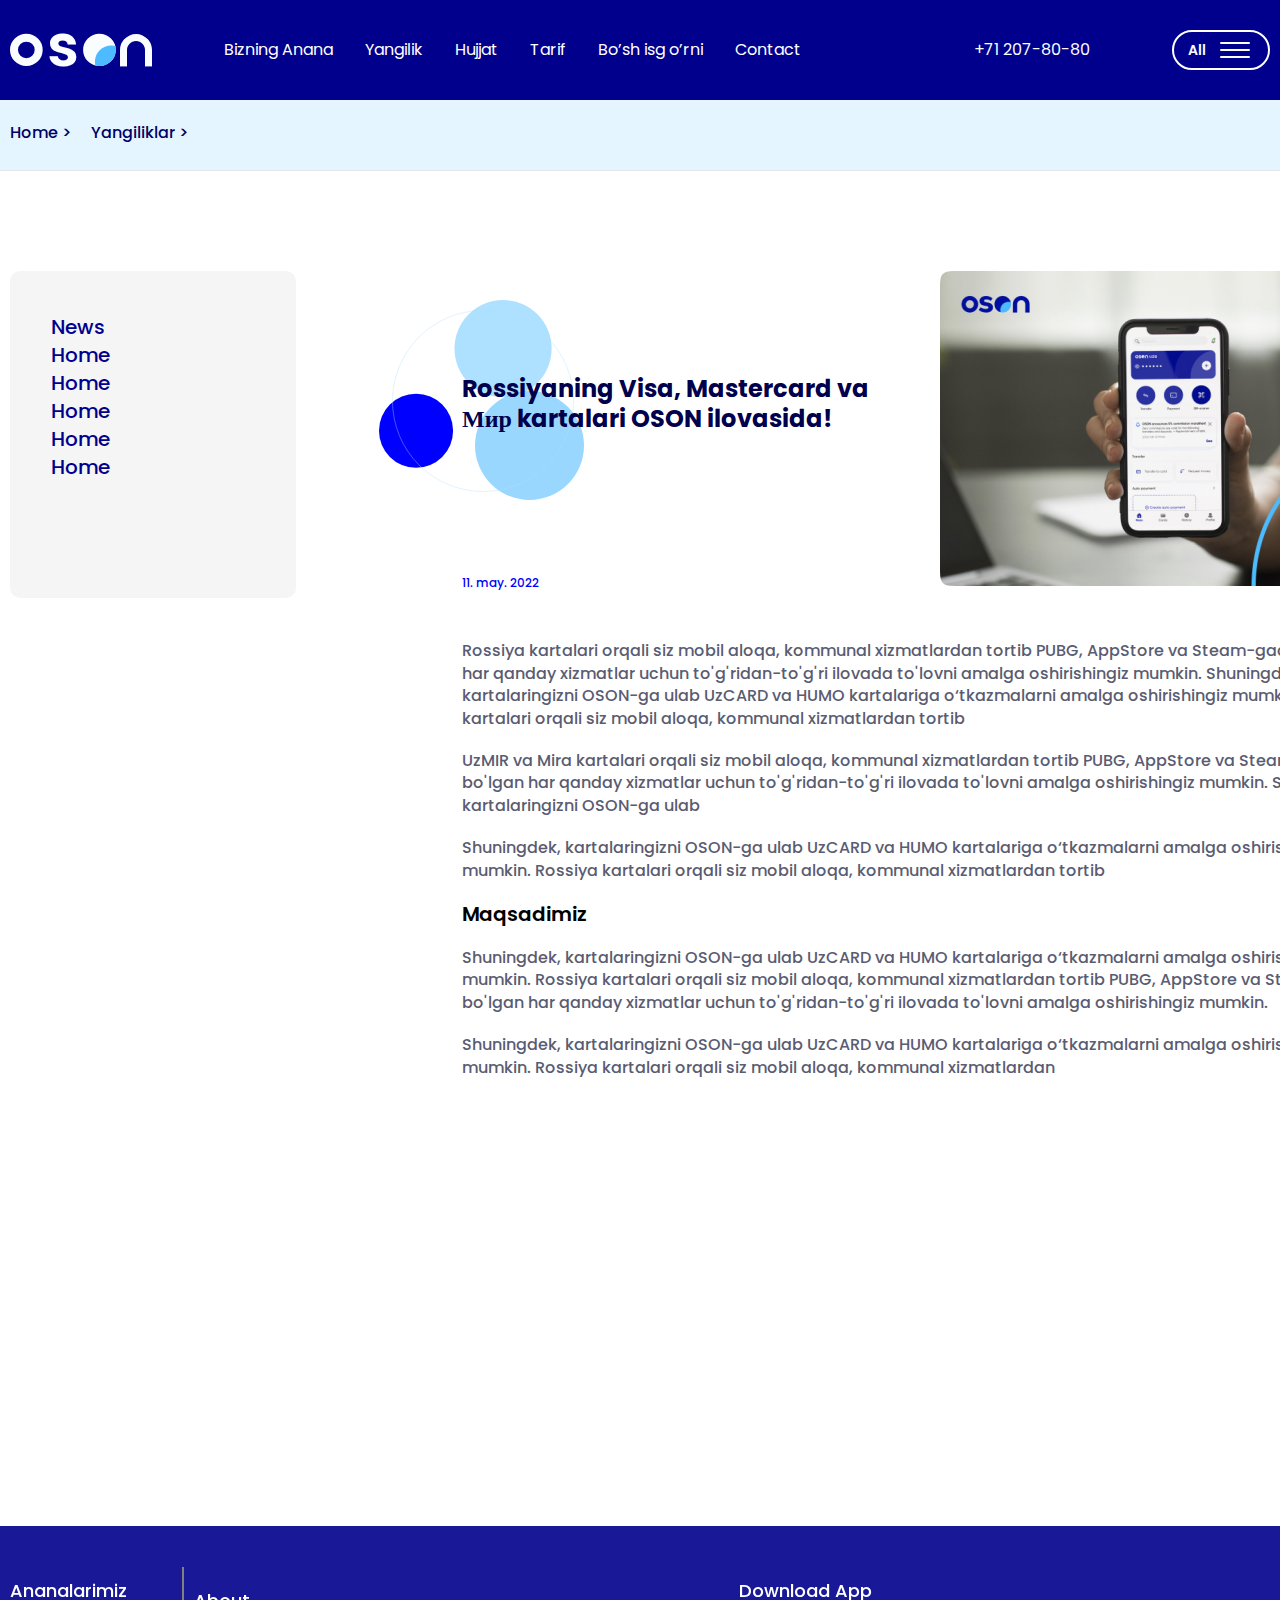
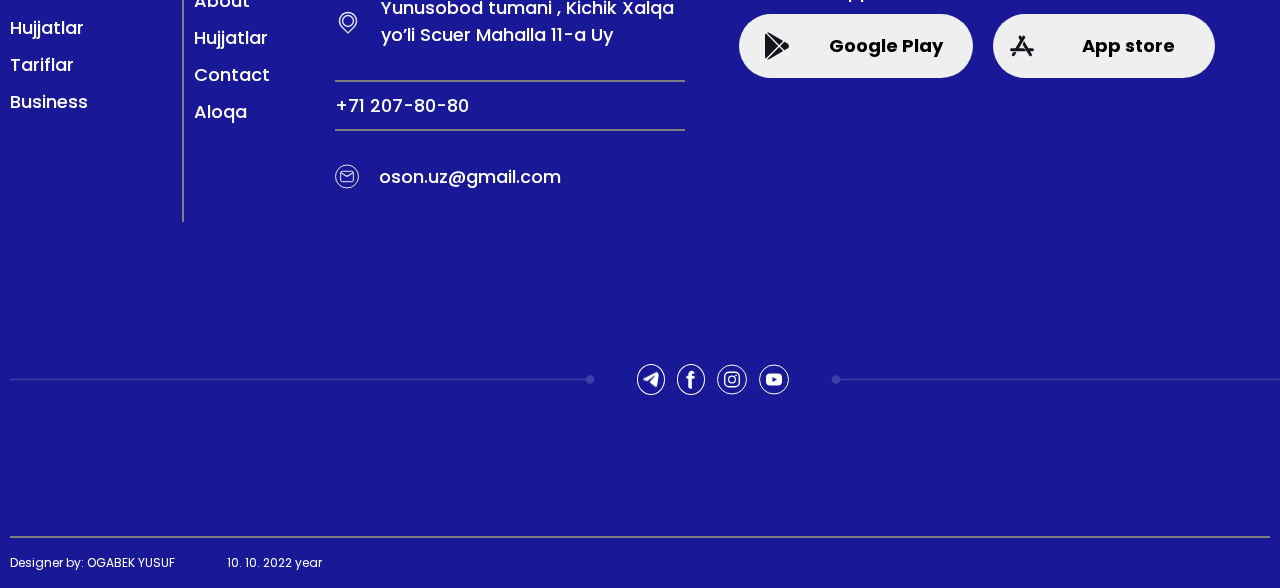
<file: pages/page-4.html>
<!DOCTYPE html>
<html lang="en">

<head>
    <meta charset="UTF-8">
    <meta name="viewport" content="width=device-width, initial-scale=1.0">
    <link rel="apple-touch-icongit" sizes="180x180" href="../public/favicon_io/apple-touch-icon.png" />
    <link rel="icon" type="image/png" sizes="32x32" href="../public/favicon_io/favicon-32x32.png" />
    <link rel="icon" type="image/png" sizes="16x16" href="../public/favicon_io/favicon-16x16.png" />
    <link rel="manifest" href="../public/favicon_io/site.webmanifest" />
    <!-- link min.css -->
    <link rel="stylesheet" href="../css/style.min.css">
    <link rel="preconnect" href="https://fonts.googleapis.com">
    <link rel="preconnect" href="https://fonts.gstatic.com" crossorigin>
    <link href="https://fonts.googleapis.com/css2?family=Poppins:wght@400;500;600;700&display=swap" rel="stylesheet">
    
    <title>Oson.Uz</title>
</head>

<body>
    <!-- header start -->
    <header>
        <div class="container">
            <nav class="nav">
                <div class="nav__left">
                    <a href="../index.html" class="nav__logo">
                        <div class="nav__icons">
                            <img src="../assets/images/o.svg" alt="icon">
                            <p>s</p>
                            <img src="../assets/images/o2.svg" alt="icon">
                            <img class="n1" src="../assets/images/n.svg" alt="icon">
                            <img class="n2" src="../assets/images/n2.svg" alt="icon">
                            <img class="n3" src="../assets/images/n2.svg" alt="icon">
                        </div>
                    </a>
                    <ul class="nav__list">
                        <li class="nav__list--item"><a href="./page-2.html" class="nav__list--item-link">Bizning Anana</a></li>
                        <li class="nav__list--item"><a href="./page-3.html" class="nav__list--item-link">Yangilik</a></li>
                        <li class="nav__list--item"><a href="#" class="nav__list--item-link">Hujjat</a></li>
                        <li class="nav__list--item"><a href="./paje-7.html" class="nav__list--item-link">Tarif</a></li>
                        <li class="nav__list--item"><a href="./page-5.html" class="nav__list--item-link">Bo’sh isg o’rni</a></li>
                        <li class="nav__list--item"><a href="./page-6.html" class="nav__list--item-link">Contact</a></li>
                    </ul>
                </div>
                <div class="nav__right">
                    <a href="tel:'+71  207-80-80'">+71  207-80-80</a>
                    <div class="menu-b">
                        <p>All</p>
                        <div class="menu-btn">
                            <img src="../assets/images/menu-btn.svg" alt="icon">
                            <img src="../assets/images/menu-btn.svg" alt="icon">
                            <img src="../assets/images/menu-btn.svg" alt="icon">
                        </div>
                    </div>
                </div>
            </nav>
        </div>
    </header>
    <!-- header and -->
    <!-- main start -->
    <main>
        <!-- section intro start -->
        <section id="page4__intro">
            <div class="container">
                <p>
                    <a href="../index.html">Home > </a>
                    <a href="#">Yangiliklar ></a>
                </p>
            </div>
        </section>
        <!-- section intro end -->
        <!-- section2 start  -->
        <section id="page2__section2">
            <div class="container">
                <div class="page2__setion2--wrapper">
                    <div class="page2__setion2--wrapper--left">
                        <a href="#">News</a>
                        <a href="#">Home</a>
                        <a href="#">Home</a>
                        <a href="#">Home</a>
                        <a href="#">Home</a>
                        <a href="#">Home</a>
                    </div>
                    <div class="page2__setion2--wrapper--right">
                        <div class="page2__setion2--wrapper--right--top">
                            <div class="page2__setion2--wrapper--right--top--tatil">
                                <h1>
                                    Rossiyaning Visa, Mastercard va Мир kartalari OSON ilovasida!
                                </h1>
                                <img src="../assets/images/page4-img1.svg" alt="img">
                                <p>11. may. 2022</p>
                            </div>
                            <div class="page2__setion2--wrapper--right--top--img">
                                <img src="../assets/images/page4-img2.png" alt="img">
                            </div>
                        </div>
                        <div class="page2__setion2--wrapper--right--botton">
                            <article>
                                Rossiya kartalari orqali siz mobil aloqa, kommunal xizmatlardan tortib PUBG, AppStore va
                                Steam-gacha bo'lgan har qanday xizmatlar uchun to'g'ridan-to'g'ri ilovada to'lovni
                                amalga oshirishingiz mumkin. Shuningdek, kartalaringizni OSON-ga ulab UzCARD va HUMO
                                kartalariga o‘tkazmalarni amalga oshirishingiz mumkin.Rossiya kartalari orqali siz mobil
                                aloqa, kommunal xizmatlardan tortib
                            </article>
                            <article>
                                UzMIR va Mira kartalari orqali siz mobil aloqa, kommunal xizmatlardan tortib PUBG,
                                AppStore va Steam-gacha bo'lgan har qanday xizmatlar uchun to'g'ridan-to'g'ri ilovada
                                to'lovni amalga oshirishingiz mumkin. Shuningdek, kartalaringizni OSON-ga ulab
                            </article>
                            <article>
                                Shuningdek, kartalaringizni OSON-ga ulab UzCARD va HUMO kartalariga o‘tkazmalarni amalga
                                oshirishingiz mumkin. Rossiya kartalari orqali siz mobil aloqa, kommunal xizmatlardan
                                tortib
                            </article>
                            <h2>
                                Maqsadimiz
                            </h2>
                            <article>
                                Shuningdek, kartalaringizni OSON-ga ulab UzCARD va HUMO kartalariga o‘tkazmalarni amalga
                                oshirishingiz mumkin. Rossiya kartalari orqali siz mobil aloqa, kommunal xizmatlardan
                                tortib PUBG, AppStore va Steam-gacha bo'lgan har qanday xizmatlar uchun
                                to'g'ridan-to'g'ri ilovada to'lovni amalga oshirishingiz mumkin.
                            </article>
                            <article>
                                Shuningdek, kartalaringizni OSON-ga ulab UzCARD va HUMO kartalariga o‘tkazmalarni amalga
                                oshirishingiz mumkin. Rossiya kartalari orqali siz mobil aloqa, kommunal xizmatlardan
                            </article>
                        </div>
                    </div>
                </div>
            </div>
        </section>
        <!-- section2 end -->
    </main>
    <!-- main end -->
    <!-- footer start -->
    <footer>
        <div class="container">
            <div class="footer__wrapper">
                <div class="footer__wrapper--top">
                    <ul>
                        <li>Ananalarimiz</li>
                        <li>Hujjatlar</li>
                        <li>Tariflar</li>
                        <li>Business</li>
                    </ul>
                    <ul>
                        <li>About</li>
                        <li>Hujjatlar</li>
                        <li>Contact</li>
                        <li>Aloqa</li>
                    </ul>
                    <ul>
                        <li>
                            <img src="../assets/images/location.svg" alt="location">
                            <p>Yunusobod tumani , Kichik Xalqa yo’li Scuer Mahalla 11-a Uy</p>
                        </li>
                        <li> +71 207-80-80</li>
                        <li>
                            <img src="../assets/images/mail.svg" alt="email">
                            <p>oson.uz@gmail.com</p>
                        </li>
                    </ul>
                    <ul>
                        <li>Download App</li>
                        <li>
                            <button>
                                <img src="../assets/images/playmarket.svg" alt="icon">
                                <p>Google Play</p>
                            </button>
                            <button>
                                <img src="../assets/images/appstore.svg" alt="icon">
                                <p>App store</p>
                            </button>
                        </li>
                        <li>

                        </li>
                    </ul>
                </div>
                <div class="footer__wrapper--middle">
                    <img src="../assets/images/Line 1.svg" alt="line">
                    <div>
                        <img src="../assets/images/telegram-gdd4384fe0_1280-removebg-preview 1.png" alt="icon">
                        <img src="../assets/images/facebook.png" alt="icon">
                        <img src="../assets/images/instagramm.svg" alt="icon">
                        <img src="../assets/images/youtube.svg" alt="icon">
                    </div>
                    <img src="../assets/images/Line 2.svg" alt="line">
                </div>
                <div class="footer__wrapper--bottom">
                    <div>
                        <p>Designer by: OGABEK YUSUF</p>
                        <p>10. 10. 2022 year</p>
                    </div>
                </div>
            </div>
        </div>
    </footer>
    <!-- footer end -->
</body>

</html>
</file>
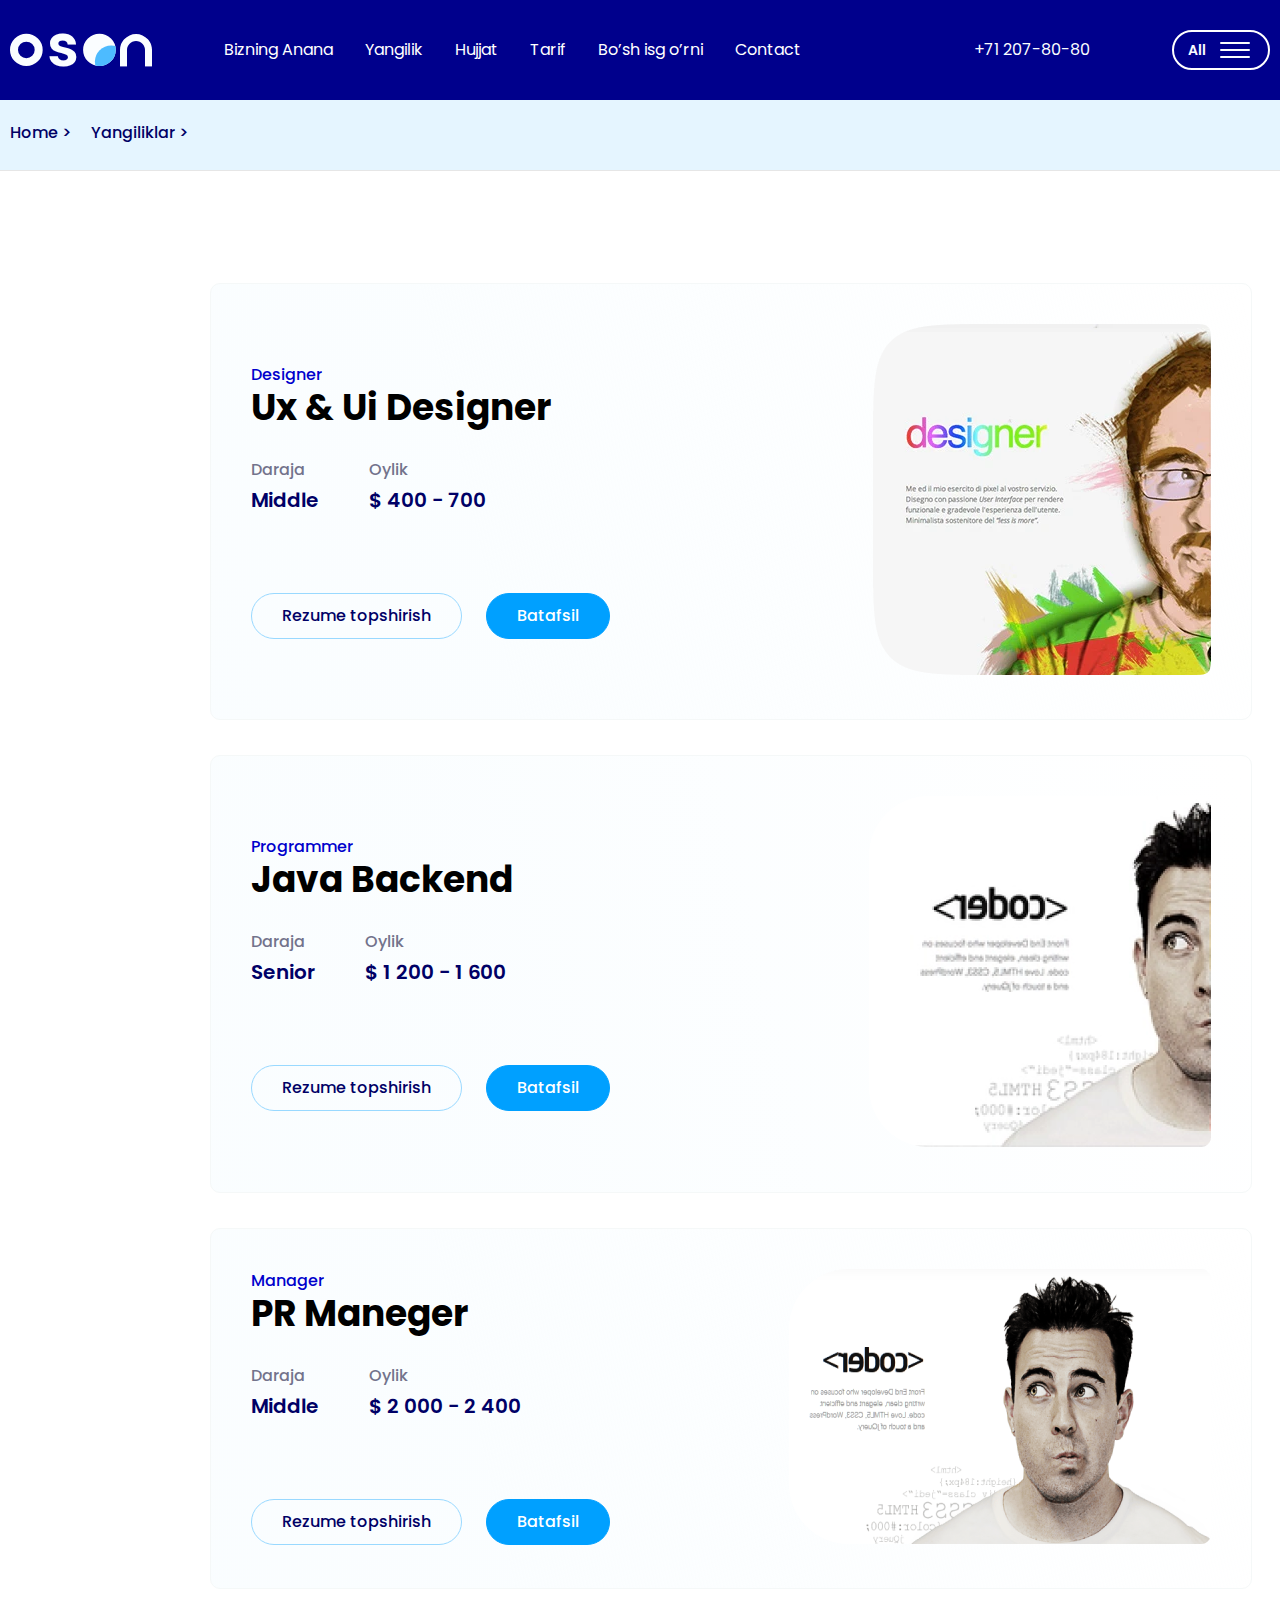
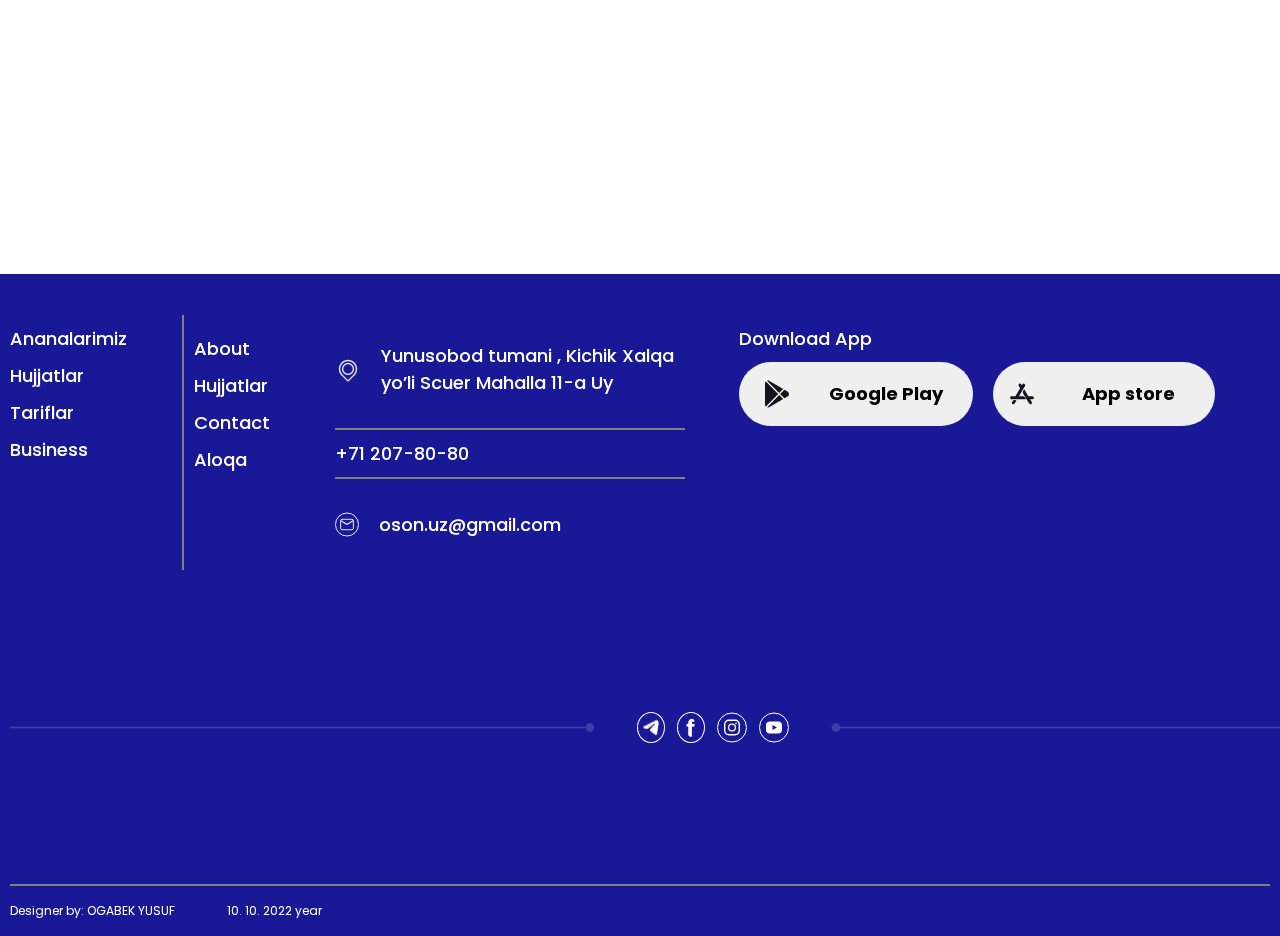
<file: pages/page-5.html>
<!DOCTYPE html>
<html lang="en">

<head>
    <meta charset="UTF-8">
    <meta name="viewport" content="width=device-width, initial-scale=1.0">
    <link rel="apple-touch-icongit" sizes="180x180" href="../public/favicon_io/apple-touch-icon.png" />
    <link rel="icon" type="image/png" sizes="32x32" href="../public/favicon_io/favicon-32x32.png" />
    <link rel="icon" type="image/png" sizes="16x16" href="../public/favicon_io/favicon-16x16.png" />
    <link rel="manifest" href="../public/favicon_io/site.webmanifest" />
    <!-- link min.css -->
    <link rel="stylesheet" href="../css/style.min.css">
    <link rel="preconnect" href="https://fonts.googleapis.com">
    <link rel="preconnect" href="https://fonts.gstatic.com" crossorigin>
    <link href="https://fonts.googleapis.com/css2?family=Poppins:wght@400;500;600;700&display=swap" rel="stylesheet">
    <title>Oson.uz</title>
</head>

<body>
    <!-- header start -->
    <header>
        <div class="container">
            <nav class="nav">
                <div class="nav__left">
                    <a href="../index.html" class="nav__logo">
                        <div class="nav__icons">
                            <img src="../assets/images/o.svg" alt="icon">
                            <p>s</p>
                            <img src="../assets/images/o2.svg" alt="icon">
                            <img class="n1" src="../assets/images/n.svg" alt="icon">
                            <img class="n2" src="../assets/images/n2.svg" alt="icon">
                            <img class="n3" src="../assets/images/n2.svg" alt="icon">
                        </div>
                    </a>
                    <ul class="nav__list">
                        <li class="nav__list--item"><a href="./page-2.html" class="nav__list--item-link">Bizning Anana</a></li>
                        <li class="nav__list--item"><a href="./page-3.html" class="nav__list--item-link">Yangilik</a></li>
                        <li class="nav__list--item"><a href="#" class="nav__list--item-link">Hujjat</a></li>
                        <li class="nav__list--item"><a href="./paje-7.html" class="nav__list--item-link">Tarif</a></li>
                        <li class="nav__list--item"><a href="./page-5.html" class="nav__list--item-link">Bo’sh isg o’rni</a></li>
                        <li class="nav__list--item"><a href="./page-6.html" class="nav__list--item-link">Contact</a></li>
                    </ul>
                </div>
                <div class="nav__right">
                    <a href="tel:'+71  207-80-80'">+71  207-80-80</a>
                    <div class="menu-b">
                        <p>All</p>
                        <div class="menu-btn">
                            <img src="../assets/images/menu-btn.svg" alt="icon">
                            <img src="../assets/images/menu-btn.svg" alt="icon">
                            <img src="../assets/images/menu-btn.svg" alt="icon">
                        </div>
                    </div>
                </div>
            </nav>
        </div>
    </header>
    <!-- header and -->
    <!-- main start -->
    <main>
        <!-- section intro start -->
        <section id="page4__intro">
            <div class="container">
                <p>
                    <a href="../index.html">Home > </a>
                    <a href="#">Yangiliklar ></a>
                </p>
            </div>
        </section>
        <!-- section intro end -->
        <!-- section2 start -->
        <section id="page5-section2">
            <div class="container">
                <div class="page5-section2--wrapper">
                    <div class="page5-section2--wrapper--card">
                        <div class="page5-section2--wrapper--card--tatil">
                            <a href="#">Designer</a>
                            <h1>Ux & Ui Designer</h1>
                            <div class="page5-section2--wrapper--card--tatil-div">
                                <div>
                                    <p>Daraja</p>
                                    <h2>Middle</h2>
                                </div>
                                <div>
                                    <p>Oylik</p>
                                    <h2>$ 400 - 700</h2>
                                </div>
                            </div>
                            <button class="page5-section2--wrapper--card--tatil-btn1">Rezume topshirish</button>
                            <button class="page5-section2--wrapper--card--tatil-btn2">Batafsil</button>
                        </div>
                        <div class="page5-section2--wrapper--card-img">
                            <img src="../assets/images/page5-img1.png" alt="img">
                        </div>
                    </div>
                    <div class="page5-section2--wrapper--card">
                        <div class="page5-section2--wrapper--card--tatil">
                            <a href="#">Programmer</a>
                            <h1>Java Backend</h1>
                            <div class="page5-section2--wrapper--card--tatil-div">
                                <div>
                                    <p>Daraja</p>
                                    <h2>Senior</h2>
                                </div>
                                <div>
                                    <p>Oylik</p>
                                    <h2>$ 1 200 - 1 600</h2>
                                </div>
                            </div>
                            <button class="page5-section2--wrapper--card--tatil-btn1">Rezume topshirish</button>
                            <button class="page5-section2--wrapper--card--tatil-btn2">Batafsil</button>
                        </div>
                        <div class="page5-section2--wrapper--card-img">
                            <img src="../assets/images/page5-img2.png" alt="img">
                        </div>
                    </div>
                    <div class="page5-section2--wrapper--card">
                        <div class="page5-section2--wrapper--card--tatil">
                            <a href="#">Manager</a>
                            <h1>PR Maneger</h1>
                            <div class="page5-section2--wrapper--card--tatil-div">
                                <div>
                                    <p>Daraja</p>
                                    <h2>Middle</h2>
                                </div>
                                <div>
                                    <p>Oylik</p>
                                    <h2>$ 2 000 - 2 400</h2>
                                </div>
                            </div>
                            <button class="page5-section2--wrapper--card--tatil-btn1">Rezume topshirish</button>
                            <button class="page5-section2--wrapper--card--tatil-btn2">Batafsil</button>
                        </div>
                        <div class="page5-section2--wrapper--card-img">
                            <img src="../assets/images/page5-img3.png" alt="img">
                        </div>
                    </div>
                </div>
            </div>
        </section>
        <!-- section2  end -->

    </main>
    <!-- main end -->
    <!-- footer start -->
    <footer>
        <div class="container">
            <div class="footer__wrapper">
                <div class="footer__wrapper--top">
                    <ul>
                        <li>Ananalarimiz</li>
                        <li>Hujjatlar</li>
                        <li>Tariflar</li>
                        <li>Business</li>
                    </ul>
                    <ul>
                        <li>About</li>
                        <li>Hujjatlar</li>
                        <li>Contact</li>
                        <li>Aloqa</li>
                    </ul>
                    <ul>
                        <li>
                            <img src="../assets/images/location.svg" alt="location">
                            <p>Yunusobod tumani , Kichik Xalqa yo’li Scuer Mahalla 11-a Uy</p>
                        </li>
                        <li> +71 207-80-80</li>
                        <li>
                            <img src="../assets/images/mail.svg" alt="email">
                            <p>oson.uz@gmail.com</p>
                        </li>
                    </ul>
                    <ul>
                        <li>Download App</li>
                        <li>
                            <button>
                                <img src="../assets/images/playmarket.svg" alt="icon">
                                <p>Google Play</p>
                            </button>
                            <button>
                                <img src="../assets/images/appstore.svg" alt="icon">
                                <p>App store</p>
                            </button>
                        </li>
                        <li>

                        </li>
                    </ul>
                </div>
                <div class="footer__wrapper--middle">
                    <img src="../assets/images/Line 1.svg" alt="line">
                    <div>
                        <img src="../assets/images/telegram-gdd4384fe0_1280-removebg-preview 1.png" alt="icon">
                        <img src="../assets/images/facebook.png" alt="icon">
                        <img src="../assets/images/instagramm.svg" alt="icon">
                        <img src="../assets/images/youtube.svg" alt="icon">
                    </div>
                    <img src="../assets/images/Line 2.svg" alt="line">
                </div>
                <div class="footer__wrapper--bottom">
                    <div>
                        <p>Designer by: OGABEK YUSUF</p>
                        <p>10. 10. 2022 year</p>
                    </div>
                </div>
            </div>
        </div>
    </footer>
    <!-- footer end -->
</body>

</html>
</file>
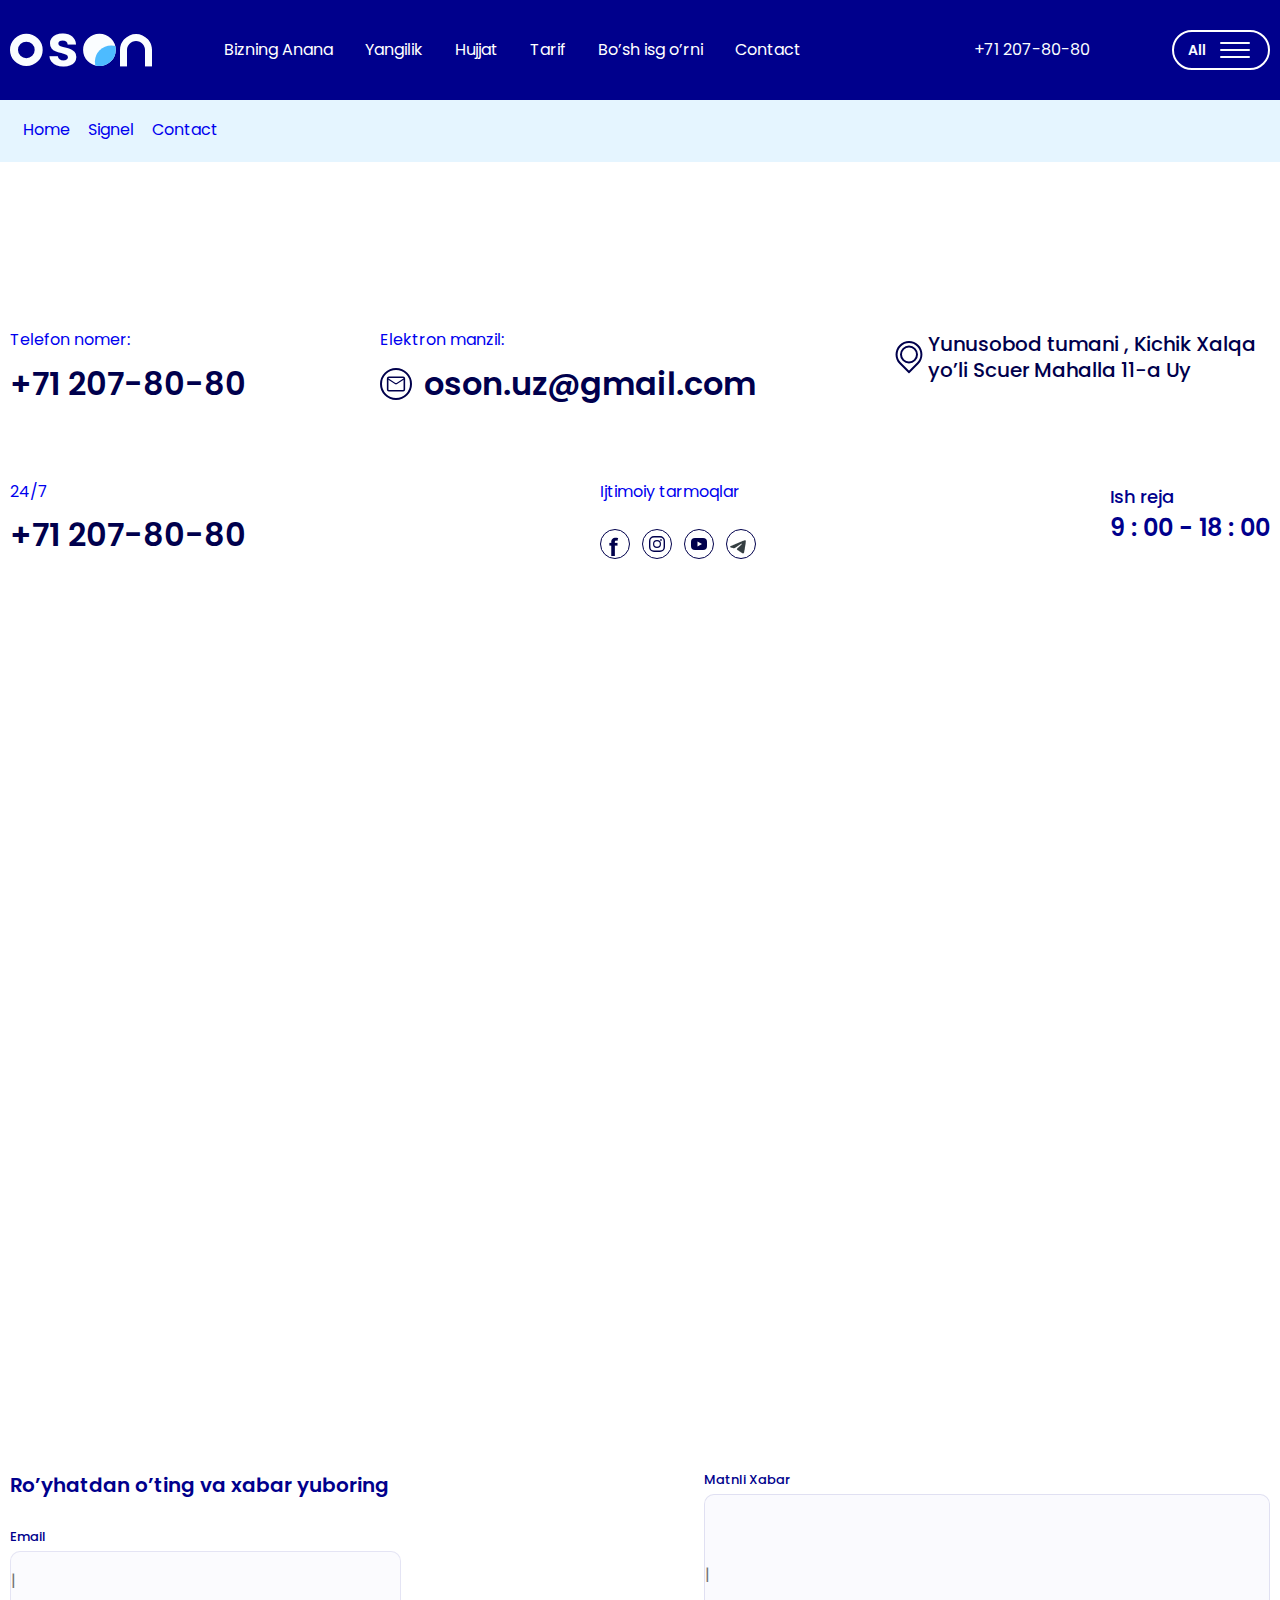
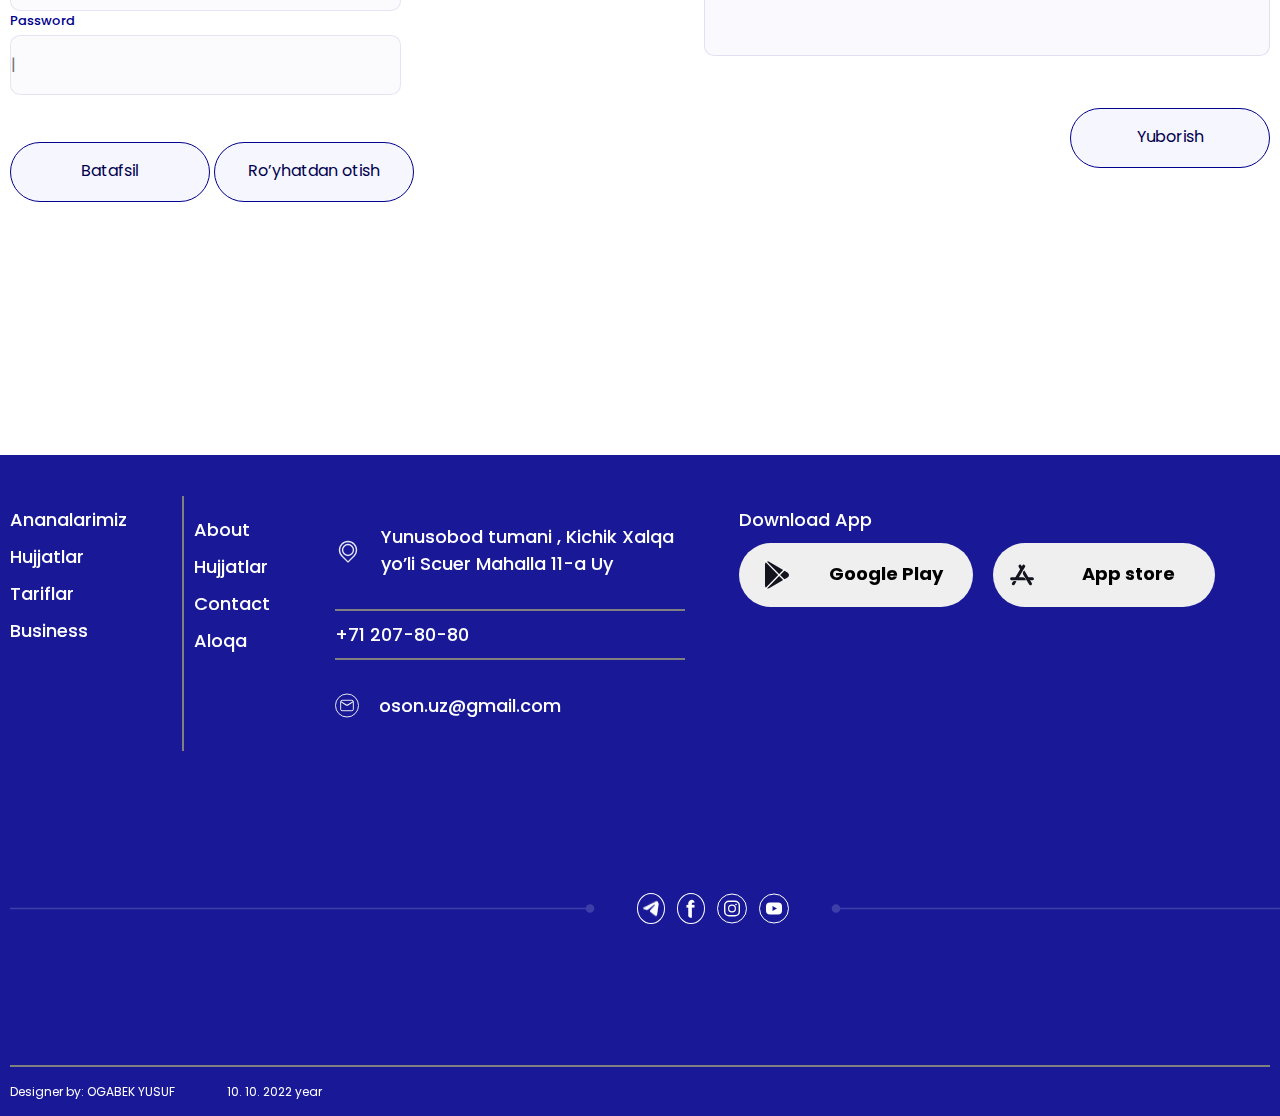
<file: pages/page-6.html>
<!DOCTYPE html>
<html lang="en">
<head>
    <meta charset="UTF-8">
    <meta name="viewport" content="width=device-width, initial-scale=1.0">
    <link rel="stylesheet" href="../css/style.min.css">
    <link rel="preconnect" href="https://fonts.googleapis.com">
    <link rel="preconnect" href="https://fonts.gstatic.com" crossorigin>
    <link href="https://fonts.googleapis.com/css2?family=Poppins:wght@400;500;600;700&display=swap" rel="stylesheet">
    <title>Oson.uz</title>
</head>
<body>
         <!-- -------- Header start  ------- -->
        <header>
            <div class="container">
                <nav class="nav">
                    <div class="nav__left">
                        <a href="../index.html" class="nav__logo">
                            <div class="nav__icons">
                                <img src="../assets/images/o.svg" alt="icon">
                                <p>s</p>
                                <img src="../assets/images/o2.svg" alt="icon">
                                <img class="n1" src="../assets/images/n.svg" alt="icon">
                                <img class="n2" src="../assets/images/n2.svg" alt="icon">
                                <img class="n3" src="../assets/images/n2.svg" alt="icon">
                            </div>
                        </a>
                        <ul class="nav__list">
                            <li class="nav__list--item"><a href="./page-2.html" class="nav__list--item-link">Bizning Anana</a></li>
                            <li class="nav__list--item"><a href="./page-3.html" class="nav__list--item-link">Yangilik</a></li>
                            <li class="nav__list--item"><a href="#" class="nav__list--item-link">Hujjat</a></li>
                            <li class="nav__list--item"><a href="./paje-7.html" class="nav__list--item-link">Tarif</a></li>
                            <li class="nav__list--item"><a href="./page-5.html" class="nav__list--item-link">Bo’sh isg o’rni</a></li>
                            <li class="nav__list--item"><a href="./page-6.html" class="nav__list--item-link">Contact</a></li>
                        </ul>
                    </div>
                    <div class="nav__right">
                        <a href="tel:'+71  207-80-80'">+71  207-80-80</a>
                        <div class="menu-b">
                            <p>All</p>
                            <div class="menu-btn">
                                <img src="../assets/images/menu-btn.svg" alt="icon">
                                <img src="../assets/images/menu-btn.svg" alt="icon">
                                <img src="../assets/images/menu-btn.svg" alt="icon">
                            </div>
                        </div>
                    </div>
                </nav>
            </div>
        </header>
        <!-- -------- Header end  ------- -->
        <main>
            <div class="bar">
                <div class="container">
                    <a href="../index.html">Home</a>
                <a href="#">Signel</a>
                <a href="#">Contact</a>
                </div>
            </div>
            <section id="contact6page">
                <div class="container">
                    <div class="contact__wrapper">
                        <div class="contact__wrapper--left">
                            <a href="#">Telefon nomer:</a>
                            <p>+71  207-80-80</p>
                        </div>
                        <div class="contact__wrapper--middle">
                            <a href="#">Elektron manzil:</a>
                            <p><img src="../assets/images/email.svg" alt="email">oson.uz@gmail.com</p>
                        </div>
                        <div class="contact__wrapper--right">
                            <div>
                                <img src="../assets/images/lokatsiya.svg" alt="icon">
                                <p>Yunusobod tumani , Kichik Xalqa yo’li Scuer Mahalla   11-a Uy</p>
                            </div>
                        </div>
                    </div>

                     <div class="contact__wrapper2">
                        <div class="contact__wrapper2--left2">
                            <a href="#">24/7</a>
                            <p>+71  207-80-80</p>
                        </div>
                        <div class="contact__wrapper2--middle2">
                            <a class="anker" href="#">Ijtimoiy tarmoqlar</a>
                            <div>
                               <div class="face"> <img src="../assets/images/f (1).png" alt="icon"></div>
                               <img src="../assets/images/inst.svg" alt="icon">
                               <img src="../assets/images/you.svg" alt="icon">
                              <div class="tele"> <img src="../assets/images/tele.png" alt="icon"></div>
                            </div>
                        </div>
                        <div class="contact__wrapper2--right2">
                            <div>
                                <a href="#">Ish reja</a>
                                <p>9 : 00  -  18 : 00</p>
                            </div>
                        </div>
                    </div>
                    <iframe src="https://www.google.com/maps/embed?pb=!1m18!1m12!1m3!1d6685.617012350607!2d69.27955490026535!3d41.310712938854415!2m3!1f0!2f0!3f0!3m2!1i1024!2i768!4f13.1!3m3!1m2!1s0x38ae8b2b7d34ef47%3A0xc2de71596785128a!2sEco%20Park%20Tashkent!5e0!3m2!1sru!2s!4v1703140018622!5m2!1sru!2s" width="1100" height="400" style="border:0;" allowfullscreen="" loading="lazy" referrerpolicy="no-referrer-when-downgrade"></iframe></iframe>
                   <div class="form__wrapper">
                    <div class="form__wrapper--left">
                        <h3>Ro’yhatdan o’ting va xabar yuboring</h3>
                        <p>Email</p>
                        <input type="text" placeholder="|">
                        <p>Password</p>
                        <input type="text" placeholder="|">
                       <div>
                         <button>Batafsil</button>
                        <button>Ro’yhatdan otish</button>
                       </div>
                    </div>
                    <div class="form__wrapper--right">
                        <p>Matnli Xabar</p>
                        <input type="text" placeholder="|">
                        <button>Yuborish</button>
                    </div>
                   </div>
                </div>
            </section>
        </main>
         <footer>
      <div class="container">
        <div class="footer__wrapper">
            <div class="footer__wrapper--top">
                <ul>
                    <li>Ananalarimiz</li>
                    <li>Hujjatlar</li>
                    <li>Tariflar</li>
                    <li>Business</li>
                </ul>
                <ul>
                    <li>About</li>
                    <li>Hujjatlar</li>
                    <li>Contact</li>
                    <li>Aloqa</li>
                </ul>
                <ul>
                    <li>
                        <img src="../assets/images/location.svg" alt="location">
                        <p>Yunusobod tumani , Kichik Xalqa  yo’li Scuer Mahalla   11-a Uy</p>
                    </li>
                    <li>  +71  207-80-80</li>
                    <li>
                        <img src="../assets/images/mail.svg" alt="email">
                        <p>oson.uz@gmail.com</p>
                    </li>
                </ul>
                <ul>
                    <li>Download App</li>
                    <li>
                        <button>
                            <img src="../assets/images/playmarket.svg" alt="icon">
                            <p>Google Play</p>
                        </button>
                        <button>
                            <img src="../assets/images/appstore.svg" alt="icon">
                            <p>App store</p>
                        </button>
                    </li>
                      <li>
                        
                    </li>
                </ul>
            </div>
            <div class="footer__wrapper--middle">
                <img src="../assets/images/Line 1.svg" alt="line">
                <div>
                    <img src="../assets/images/telegram-gdd4384fe0_1280-removebg-preview 1.png" alt="icon">
                    <img src="../assets/images/facebook.png" alt="icon">
                    <img src="../assets/images/instagramm.svg" alt="icon">
                    <img src="../assets/images/youtube.svg" alt="icon">
                </div>
                <img src="../assets/images/Line 2.svg" alt="line">
            </div>
            <div class="footer__wrapper--bottom">
                <div>
                    <p>Designer by: OGABEK YUSUF</p>
                    <p>10. 10. 2022 year</p>
                </div>
            </div>
        </div>
      </div>
    </footer>
</body>
</html>
</file>
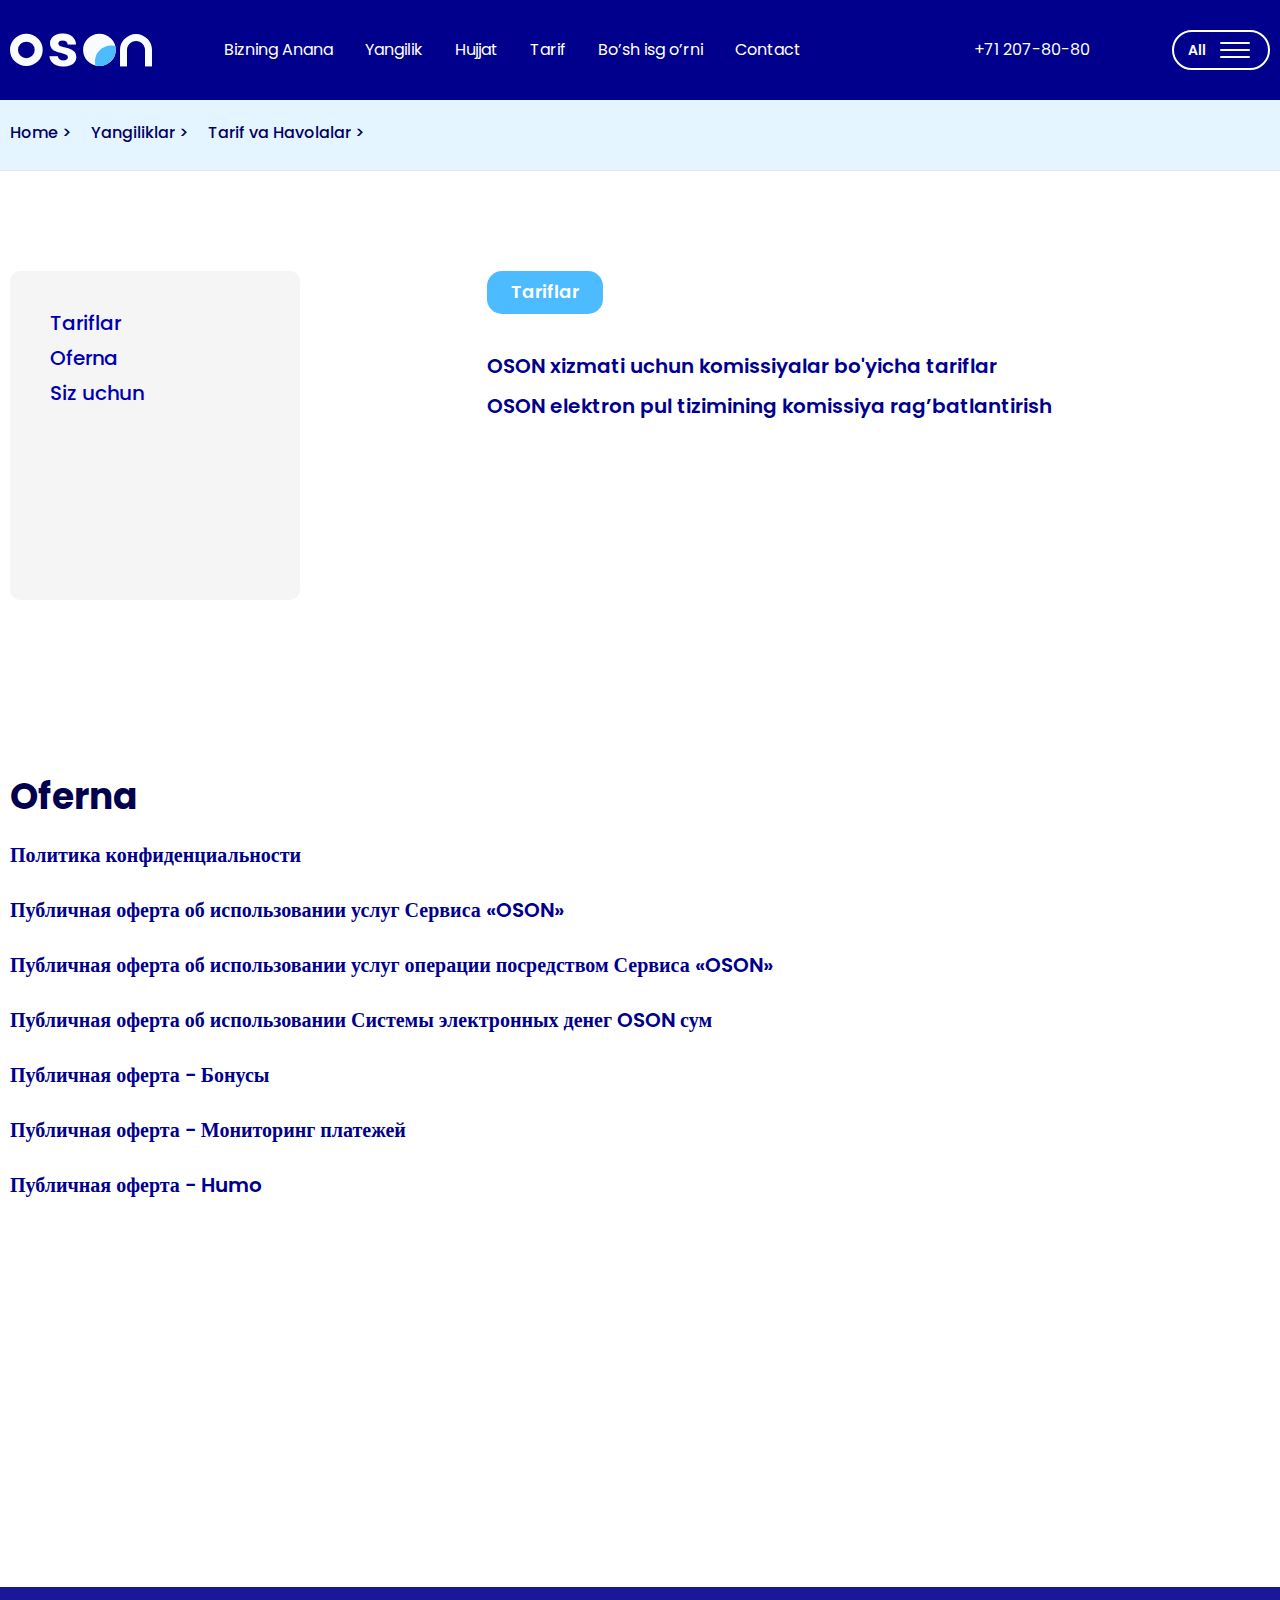
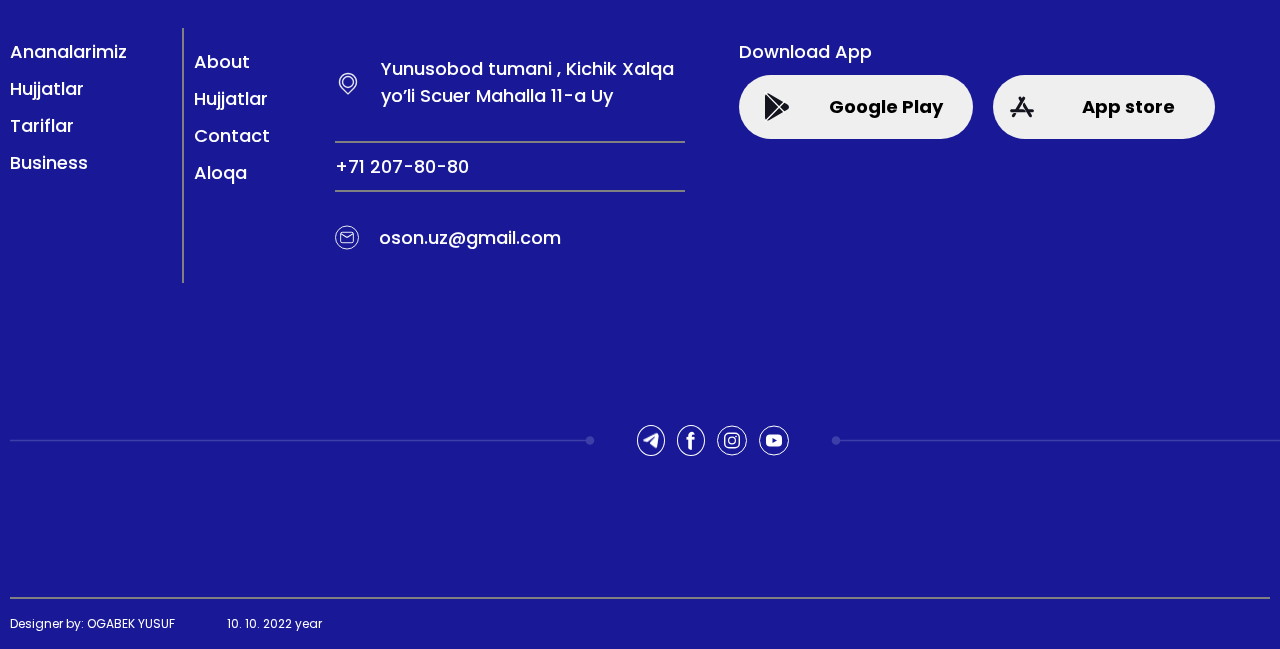
<file: pages/paje-7.html>
<!DOCTYPE html>
<html lang="en">

<head>
    <meta charset="UTF-8">
    <meta name="viewport" content="width=device-width, initial-scale=1.0">
    <link rel="apple-touch-icongit" sizes="180x180" href="../public/favicon_io/apple-touch-icon.png" />
    <link rel="icon" type="image/png" sizes="32x32" href="../public/favicon_io/favicon-32x32.png" />
    <link rel="icon" type="image/png" sizes="16x16" href="../public/favicon_io/favicon-16x16.png" />
    <link rel="manifest" href="../public/favicon_io/site.webmanifest" />
    <!-- link min.css -->
    <link rel="stylesheet" href="../css/style.min.css">
    <link rel="preconnect" href="https://fonts.googleapis.com">
    <link rel="preconnect" href="https://fonts.gstatic.com" crossorigin>
    <link href="https://fonts.googleapis.com/css2?family=Poppins:wght@400;500;600;700&display=swap" rel="stylesheet">
    <title>Oson.uz</title>
</head>

<body>
    <!-- header start -->
    <header>
        <div class="container">
            <nav class="nav">
                <div class="nav__left">
                    <a href="../index.html" class="nav__logo">
                        <div class="nav__icons">
                            <img src="../assets/images/o.svg" alt="icon">
                            <p>s</p>
                            <img src="../assets/images/o2.svg" alt="icon">
                            <img class="n1" src="../assets/images/n.svg" alt="icon">
                            <img class="n2" src="../assets/images/n2.svg" alt="icon">
                            <img class="n3" src="../assets/images/n2.svg" alt="icon">
                        </div>
                    </a>
                    <ul class="nav__list">
                        <li class="nav__list--item"><a href="./page-2.html" class="nav__list--item-link">Bizning Anana</a></li>
                        <li class="nav__list--item"><a href="./page-3.html" class="nav__list--item-link">Yangilik</a></li>
                        <li class="nav__list--item"><a href="#" class="nav__list--item-link">Hujjat</a></li>
                        <li class="nav__list--item"><a href="./paje-7.html" class="nav__list--item-link">Tarif</a></li>
                        <li class="nav__list--item"><a href="./page-5.html" class="nav__list--item-link">Bo’sh isg
                                o’rni</a></li>
                        <li class="nav__list--item"><a href="./page-6.html" class="nav__list--item-link">Contact</a></li>
                    </ul>
                </div>
                <div class="nav__right">
                    <a href="tel:'+71  207-80-80'">+71 207-80-80</a>
                    <div class="menu-b">
                        <p>All</p>
                        <div class="menu-btn">
                            <img src="../assets/images/menu-btn.svg" alt="icon">
                            <img src="../assets/images/menu-btn.svg" alt="icon">
                            <img src="../assets/images/menu-btn.svg" alt="icon">
                        </div>
                    </div>
                </div>
            </nav>
        </div>
    </header>
    <!-- header and -->
    <!-- main start -->
    <main>
        <!-- section intro start -->
        <section id="page4__intro">
            <div class="container">
                <p>
                    <a href="../index.html">Home > </a>
                    <a href="#">Yangiliklar ></a>
                    <a href="#">Tarif va Havolalar ></a>
                </p>
            </div>
        </section>
        <!-- section intro end -->
        <!-- page7__section2 start -->
        <section id="page7__section2">
            <div class="container">
               
                <div class="page7__section2--wrapper">
                    <div class="page7__section2--wrapper--left">
                        <div class="page7__section2--wrapper--left-card">
                            <a href="#">Tariflar</a>
                            <a href="#">Oferna</a>
                            <a href="#">Siz uchun</a>
                        </div>
                    </div>
                    <div class="page7__section2--wrapper--right">
                        <div class="page7__section2--wrapper--right-card">
                            <button>Tariflar</button>
                            <h2>
                                OSON xizmati uchun komissiyalar bo'yicha tariflar
                            </h2>
                            <h2>
                                OSON elektron pul tizimining komissiya rag’batlantirish
                            </h2>
                        </div>
                    </div>
                </div>
            </div>
        </section>
        <!-- page7__section2 start -->
        <!-- page7__section3 start -->
        <section id="page7__section3">
            <div class="container">
                <div class="page7__section3--card">
                      <h1>Oferna</h1>
                      <p>
                        Политика​ ​конфиденциальности
                      </p>
                      <p>
                        Публичная оферта об использовании услуг Сервиса «OSON»
                      </p>
                      <p>
                        Публичная оферта об использовании услуг операции посредством Сервиса «OSON»
                      </p>
                      <p>
                        Публичная оферта об использовании Системы электронных денег OSON сум
                      </p>
                      <p>
                        Публичная оферта - Бонусы
                      </p>
                      <p>
                        Публичная оферта - Мониторинг платежей
                      </p>
                      <p>
                        Публичная оферта - Humo
                      </p>
                </div>
            </div>
        </section>
        <!-- page7__section3 end -->
    </main>
    <!-- main end -->
     <!-- footer start -->
     <footer>
        <div class="container">
            <div class="footer__wrapper">
                <div class="footer__wrapper--top">
                    <ul>
                        <li>Ananalarimiz</li>
                        <li>Hujjatlar</li>
                        <li>Tariflar</li>
                        <li>Business</li>
                    </ul>
                    <ul>
                        <li>About</li>
                        <li>Hujjatlar</li>
                        <li>Contact</li>
                        <li>Aloqa</li>
                    </ul>
                    <ul>
                        <li>
                            <img src="../assets/images/location.svg" alt="location">
                            <p>Yunusobod tumani , Kichik Xalqa yo’li Scuer Mahalla 11-a Uy</p>
                        </li>
                        <li> +71 207-80-80</li>
                        <li>
                            <img src="../assets/images/mail.svg" alt="email">
                            <p>oson.uz@gmail.com</p>
                        </li>
                    </ul>
                    <ul>
                        <li>Download App</li>
                        <li>
                            <button>
                                <img src="../assets/images/playmarket.svg" alt="icon">
                                <p>Google Play</p>
                            </button>
                            <button>
                                <img src="../assets/images/appstore.svg" alt="icon">
                                <p>App store</p>
                            </button>
                        </li>
                        <li>

                        </li>
                    </ul>
                </div>
                <div class="footer__wrapper--middle">
                    <img src="../assets/images/Line 1.svg" alt="line">
                    <div>
                        <img src="../assets/images/telegram-gdd4384fe0_1280-removebg-preview 1.png" alt="icon">
                        <img src="../assets/images/facebook.png" alt="icon">
                        <img src="../assets/images/instagramm.svg" alt="icon">
                        <img src="../assets/images/youtube.svg" alt="icon">
                    </div>
                    <img src="../assets/images/Line 2.svg" alt="line">
                </div>
                <div class="footer__wrapper--bottom">
                    <div>
                        <p>Designer by: OGABEK YUSUF</p>
                        <p>10. 10. 2022 year</p>
                    </div>
                </div>
            </div>
        </div>
    </footer>
    <!-- footer end -->

</body>

</html>
</file>
<file: css/style.min.css>
/*! normalize.css v8.0.1 | MIT License | github.com/necolas/normalize.css */@import"https://fonts.googleapis.com/css2?family=Poppins:wght@400;500;600;700;800&display=swap";html{line-height:1.15;-webkit-text-size-adjust:100%}body{margin:0}main{display:block}h1{font-size:2em;margin:.67em 0}hr{box-sizing:content-box;height:0;overflow:visible}pre{font-family:monospace,monospace;font-size:1em}a{background-color:rgba(0,0,0,0)}abbr[title]{border-bottom:none;text-decoration:underline;-webkit-text-decoration:underline dotted;text-decoration:underline dotted}b,strong{font-weight:bolder}code,kbd,samp{font-family:monospace,monospace;font-size:1em}small{font-size:80%}sub,sup{font-size:75%;line-height:0;position:relative;vertical-align:baseline}sub{bottom:-0.25em}sup{top:-0.5em}img{border-style:none}button,input,optgroup,select,textarea{font-family:inherit;font-size:100%;line-height:1.15;margin:0}button,input{overflow:visible}button,select{text-transform:none}button,[type=button],[type=reset],[type=submit]{-webkit-appearance:button}button::-moz-focus-inner,[type=button]::-moz-focus-inner,[type=reset]::-moz-focus-inner,[type=submit]::-moz-focus-inner{border-style:none;padding:0}button:-moz-focusring,[type=button]:-moz-focusring,[type=reset]:-moz-focusring,[type=submit]:-moz-focusring{outline:1px dotted ButtonText}fieldset{padding:.35em .75em .625em}legend{box-sizing:border-box;color:inherit;display:table;max-width:100%;padding:0;white-space:normal}progress{vertical-align:baseline}textarea{overflow:auto}[type=checkbox],[type=radio]{box-sizing:border-box;padding:0}[type=number]::-webkit-inner-spin-button,[type=number]::-webkit-outer-spin-button{height:auto}[type=search]{-webkit-appearance:textfield;outline-offset:-2px}[type=search]::-webkit-search-decoration{-webkit-appearance:none}::-webkit-file-upload-button{-webkit-appearance:button;font:inherit}details{display:block}summary{display:list-item}template{display:none}[hidden]{display:none}*{margin:0;padding:0;box-sizing:border-box}body{font-family:Poppins,"sans serif"}.container{max-width:1400px;margin:0 auto;width:100%;padding:0 10px}header{width:100%;background-color:#00008c;z-index:10;position:fixed;top:0}header .nav{display:flex;height:100px;align-items:center;justify-content:space-between}header .nav__left{display:flex;align-items:center;gap:50px}header .nav__left a{text-decoration:none}header .nav__left .nav__icons{display:flex;gap:4px}header .nav__left .nav__icons p{font-size:58px;font-weight:600;color:#fafdff;position:relative;bottom:4px}header .nav__left .nav__icons .n1{position:relative;bottom:7px}header .nav__left .nav__icons .n2{position:relative;top:8px;right:36px}header .nav__left .nav__icons .n3{position:relative;top:8px;right:22px}header .nav__left .nav__list{display:flex;gap:32px;list-style-type:none}header .nav__left .nav__list--item-link{text-decoration:none;color:#fff;font-size:16px}header .nav__right{display:flex;align-items:center;justify-content:space-between}header .nav__right>a{color:#fafdff;text-decoration:none}header .nav__right .menu-b{display:flex;gap:14px;width:98px;padding-top:10px;padding-bottom:10px;padding-left:14px;border:2px solid #fff;border-radius:38px;cursor:pointer;margin-left:82px}header .nav__right .menu-b p{font-size:14px;font-weight:600;color:#fafdff}header .nav__right .menu-b div{display:flex;flex-direction:column;row-gap:5px}#intro{background:#00008c;height:1000px;position:relative;overflow:hidden;margin-top:100px}#intro .intro__wrapper{display:flex;justify-content:space-between;position:relative}#intro .intro__wrapper .intro__round-big{position:absolute;width:1174px;height:1174px;background-color:#fff;opacity:.1;border-radius:50%;left:550px;bottom:-100px}#intro .intro__wrapper .intro__round-middle{position:absolute;width:836px;height:836px;background-color:#fff;opacity:.2;border-radius:50%;left:720px;bottom:50px}#intro .intro__wrapper .intro__round-little{position:absolute;width:625px;height:625px;background-color:#2424ff;opacity:.4;border-radius:50%;left:820px;bottom:160px}#intro .intro__wrapper-left{margin-top:100px}#intro .intro__wrapper-left h1{font-size:72px;font-weight:700;color:#fafdff;width:739px}#intro .intro__wrapper-left .intro__buttons{display:flex;gap:10px}#intro .intro__wrapper-left .intro__buttons button{border-radius:54px;display:flex;align-items:center;padding-left:20px;padding-right:25px;padding-top:15px;padding-bottom:15px;border:none;cursor:pointer}#intro .intro__wrapper-left .intro__buttons button p{font-weight:600}#intro .intro__wrapper-left .intro__cards{position:absolute;bottom:-180px;display:flex}#intro .intro__wrapper-left .intro__cards .intro__cards-card{width:467px;height:240px;border-radius:15px 0px 0px 0px;border:1px solid rgba(255,255,255,.2);background:rgba(0,0,140,.01);-webkit-backdrop-filter:blur(100px);backdrop-filter:blur(100px);padding-top:50px;padding-left:40px;padding-right:73px}#intro .intro__wrapper-left .intro__cards .intro__cards-card h3{font-size:34px;font-weight:400;color:#fff;margin-bottom:10px}#intro .intro__wrapper-left .intro__cards .intro__cards-card p{color:#fff}#intro .intro__wrapper-right{z-index:9}main{width:100%;overflow-x:hidden}footer{width:100%;padding-top:41px;background:rgba(0,0,140,.9);-webkit-backdrop-filter:blur(309.5px);backdrop-filter:blur(309.5px)}footer .container .footer__wrapper--top{display:grid;grid-template-columns:repeat(4, auto);margin-bottom:142px}footer .container .footer__wrapper--top ul{list-style-type:none}footer .container .footer__wrapper--top ul li{display:flex;gap:20px;margin-top:10px;margin-bottom:10px;color:#fff;font-family:Poppins;font-size:18px;font-style:normal;font-weight:500;line-height:normal}footer .container .footer__wrapper--top ul li button{display:flex;align-items:center;gap:24px;padding:14px 17px;border-radius:44px;border:none;font-weight:700}footer .container .footer__wrapper--top ul li button p{width:140px}footer .container .footer__wrapper--top ul:nth-child(3) li{width:350px;margin-top:27px;margin-bottom:32px}footer .container .footer__wrapper--top ul:nth-child(3) li:nth-child(2){border-top:2px solid gray;border-bottom:2px solid gray;padding-top:10px;padding-bottom:10px}footer .container .footer__wrapper--top ul:nth-child(2){border-left:2px solid gray;padding:10px}footer .container .footer__wrapper--middle{display:flex;gap:42px;margin-bottom:141px}footer .container .footer__wrapper--middle div{display:flex;gap:12px}footer .container .footer__wrapper--middle div img:nth-child(1){border:1px solid #fff;border-radius:50%;padding:4px}footer .container .footer__wrapper--middle div img:nth-child(2){border:1px solid #fff;border-radius:50%;padding-left:8px;padding-right:8px;padding-top:5px;padding-bottom:5px}footer .container .footer__wrapper--bottom{border-top:2px solid gray;padding-top:17px;padding-bottom:17px}footer .container .footer__wrapper--bottom div{display:flex;gap:52px}footer .container .footer__wrapper--bottom div p{color:#fff;font-family:Poppins;font-size:12px;font-style:normal;font-weight:400;line-height:130%}#tariflar{margin-top:237px;position:relative}#tariflar .uzcards .humo{width:1400px;height:422px;padding:58px 89px;border-radius:30px;background:#2323fb}#tariflar .uzcards .humo h3{color:#fff;font-family:Poppins;font-size:32px;font-style:normal;font-weight:600;line-height:normal}#tariflar .uzcards .ulanish{position:relative;top:-324px;width:1162;height:164px;padding:58px 89px;border-radius:30px;background:#009eff}#tariflar .uzcards .ulanish h3{color:#fff;font-family:Poppins;font-size:32px;font-style:normal;font-weight:600;line-height:normal}#tariflar .uzcards .qollash{position:relative;top:-370px;width:1281px;height:422px;padding:58px 89px;border-radius:30px;background:#0303cb}#tariflar .uzcards .qollash h3{color:#fff;font-family:Poppins;font-size:32px;font-style:normal;font-weight:600;line-height:normal}#tariflar .uzcards .qollash p{margin-top:10px;color:#fff;width:530px;font-family:Gilroy-Medium;font-size:17px;font-style:normal;font-weight:400;line-height:22px}#tariflar .uzcards .qollash img{width:200px;padding:120px;padding-left:0}#hamyon .container .hamyon__wrapper{display:flex;justify-content:space-between}#hamyon .container .hamyon__wrapper--left h1{color:#00008c;font-family:Poppins;font-size:50px;font-style:normal;font-weight:700;line-height:120%;width:500px}#hamyon .container .hamyon__wrapper--left p{color:#636376;font-family:Poppins;font-size:16px;font-style:normal;font-weight:400;line-height:167%;width:485px}#hamyon .container .hamyon__wrapper--left button{width:270px;height:94px;flex-shrink:0;border-radius:100px;background:#00008c;color:#fff;border:none;margin-top:68px}#oson{position:relative;background-color:#00008c}#oson .container .oson__wrapper{display:flex}#oson .container .oson__wrapper h1{color:#fff;font-family:Poppins;font-size:50px;font-style:normal;font-weight:700;line-height:120%;width:569px}#oson .container .oson__bottom{position:relative;margin-top:103px}#oson .container .oson__bottom .img1{position:absolute;left:-30px}#oson .container .oson__bottom .img2{position:absolute;left:60px;bottom:125px}#oson .container .oson__bottom .img3{position:absolute;bottom:232px;left:190px}#oson .container .oson__bottom .img4{position:relative;left:250px;bottom:-20px}#oson .container .oson__bottom .img5{position:absolute;bottom:0;left:600px}#oson .container .oson__bottom .img6{position:absolute;bottom:90px;right:315px}#oson .container .oson__bottom .img7{position:absolute;bottom:-20px;right:-20px}#oson .container .oson__bottom .img8{position:absolute;bottom:100px;right:-20px}.bar{margin-top:98px;background:#e5f5ff}.bar .container{padding:23px;display:flex;gap:18px}.bar .container a{text-decoration:none}#introo{background:#0000b2}#introo .container .intro__wrapper{display:flex;justify-content:space-between;align-items:center;padding:100px}#introo .container .intro__wrapper--left h1{color:#fff;font-family:Poppins;font-size:64px;font-style:normal;font-weight:700;line-height:125%;width:681px}#introo .container .intro__wrapper--left p{color:rgba(241,248,251,.8);font-family:Poppins;font-size:18px;font-style:normal;font-weight:500;line-height:125%;width:319px}#statuss{padding:178px}#statuss .container h3{color:#003;font-family:Poppins;font-size:24px;font-style:normal;font-weight:500;line-height:125%;margin-bottom:60px}#statuss .container .status__wrapper{display:flex;justify-content:space-between}#statuss .container .status__wrapper .status__card div{display:flex;align-items:start;gap:20px}#statuss .container .status__wrapper .status__card div img{margin-bottom:34px}#statuss .container .status__wrapper .status__card div p{color:#1694ca}#statuss .container .status__wrapper .status__card h3{color:#003;font-family:Poppins;font-size:32px;font-style:normal;font-weight:700;line-height:125%}#statuss .container .status__wrapper .status__card p{color:#006;font-family:Poppins;font-size:16px;font-style:normal;font-weight:500;line-height:125%;margin-bottom:10px}#statuss .container .status__wrapper .status__left{position:relative}#statuss .container .status__wrapper .status__left img:nth-child(1){width:120px}#statuss .container .status__wrapper .status__left img:nth-child(2){position:absolute;right:35px;bottom:140px}#statuss .container .boshlangich__wrapper{position:relative;display:flex;justify-content:space-between;margin-top:281px}#statuss .container .boshlangich__wrapper .boshlangich__card{background-color:#f5f5f5;border-radius:10px;width:447px;height:523px;padding:27px 46px}#statuss .container .boshlangich__wrapper .boshlangich__card .wrapper{position:absolute;top:86px;left:157px;width:134px;height:134px;border-radius:50%;background:#00c4fa;padding:30px 20px;text-align:center}#statuss .container .boshlangich__wrapper .boshlangich__card h2{color:#006;font-family:Poppins;font-size:20px;font-style:normal;font-weight:500;margin-top:212px;margin-bottom:30px;line-height:125%}#statuss .container .boshlangich__wrapper .boshlangich__card h4{color:#0a435c;font-family:Poppins;font-size:16px;font-style:normal;font-weight:600;line-height:125%}#statuss .container .boshlangich__wrapper .boshlangich__card .sum{display:flex;justify-content:space-between}#statuss .container .boshlangich__wrapper .boshlangich__card .sum div p{color:blue;font-family:Poppins;font-size:13px;font-style:normal;font-weight:500;line-height:125%;margin-bottom:14px}#statuss .container .boshlangich__wrapper .boshlangich__card .sum div h3{color:#006;font-family:Poppins;font-size:24px;font-style:normal;font-weight:700;line-height:125%}#statuss .container .boshlangich__wrapper .boshlangich__card .sum div h3 span{color:#006;font-family:Poppins;font-size:16px;font-style:normal;font-weight:500;line-height:125%}#statuss .container .boshlangich__wrapper .boshlangich__card2{background-color:#f5f5f5;border-radius:10px;width:447px;height:523px;padding:27px 46px}#statuss .container .boshlangich__wrapper .boshlangich__card2 img{margin-top:39px;margin-left:107px}#statuss .container .boshlangich__wrapper .boshlangich__card2 h2{color:#006;font-family:Poppins;font-size:20px;font-style:normal;font-weight:500;margin-top:39px;margin-bottom:30px;line-height:125%}#statuss .container .boshlangich__wrapper .boshlangich__card2 h4{color:#0a435c;font-family:Poppins;font-size:16px;font-style:normal;font-weight:600;line-height:125%}#statuss .container .boshlangich__wrapper .boshlangich__card2 .sum{display:flex;justify-content:space-between}#statuss .container .boshlangich__wrapper .boshlangich__card2 .sum div p{color:blue;font-family:Poppins;font-size:13px;font-style:normal;font-weight:500;line-height:125%;margin-bottom:14px}#statuss .container .boshlangich__wrapper .boshlangich__card2 .sum div h3{color:#006;font-family:Poppins;font-size:24px;font-style:normal;font-weight:700;line-height:125%}#statuss .container .boshlangich__wrapper .boshlangich__card2 .sum div h3 span{color:#006;font-family:Poppins;font-size:16px;font-style:normal;font-weight:500;line-height:125%}#statuss .container .asosiy__wrapper{margin-top:160px}#statuss .container .asosiy__wrapper .pro__wrapper{margin-bottom:80px;display:flex;align-items:center;gap:31px}#statuss .container .asosiy__wrapper .pro__wrapper div{width:58px;height:56px;border-radius:16px;background:#00c;padding:10px 20px}#statuss .container .asosiy__wrapper .pro__wrapper div p{color:#fff;font-size:32px}#statuss .container .asosiy__wrapper .pro__wrapper p{color:#00004d;font-family:Poppins;font-size:24px;font-style:normal;font-weight:500;line-height:normal}#news1{padding-top:100px;border-bottom:1px solid #99d8ff;background:#e5f5ff}#news1 .news1__wrapper{padding:25px 0;display:flex;gap:20px}#news1 .news1__wrapper a{font-weight:500;color:#0000b2;text-decoration:none}#news2{padding-top:123px;padding-bottom:79px}#news2 .news2__wrapper{display:flex;padding:55px 75px;border-radius:10px;border:1px solid rgba(203,203,235,.34);background:rgba(255,255,255,.6);-webkit-backdrop-filter:blur(70px);backdrop-filter:blur(70px)}#news2 .news2__wrapper--left{margin-right:70px}#news2 .news2__wrapper--right{padding-top:40px;margin-right:30px}#news2 .news2__wrapper--right h2{color:#00008c;font-family:Poppins;font-size:24px;font-weight:600;line-height:125%;width:439px;margin-bottom:15px}#news2 .news2__wrapper--right p{color:#86889f;font-family:Poppins;font-size:14px;font-weight:500;line-height:20px;margin-bottom:100px;width:489px}#news2 .news2__wrapper--right button{padding:12px 30px;background-color:#007ecc;border:none;color:#fff;border-radius:45px;cursor:pointer}#news2 .news2__wrapper>p{color:rgba(0,0,140,.56);font-family:Poppins;font-size:12px;font-weight:500;padding-top:45px}#news3 .news3__wrapper{display:flex;flex-wrap:wrap;justify-content:space-between;row-gap:20px;padding-bottom:200px}#news3 .news3__wrapper--card{width:446px;border-radius:10px;border:2px solid rgba(203,203,235,.45);background:rgba(255,255,255,.6);-webkit-backdrop-filter:blur(150px);backdrop-filter:blur(150px)}#news3 .news3__wrapper--card img{margin-bottom:12px}#news3 .news3__wrapper--card h3{color:#00008c;font-family:Poppins;font-size:20px;font-weight:700;line-height:125%;padding-left:40px;padding-right:50px;padding-bottom:12px}#news3 .news3__wrapper--card span{color:rgba(0,0,140,.56);font-family:Poppins;font-size:12px;font-weight:500;line-height:125%;padding-bottom:60px}#news3 .news3__wrapper--card p{color:#86889f;font-family:Poppins;font-size:14px;font-weight:500;line-height:20px;padding-left:40px;padding-right:50px;padding-bottom:45px}#news3 .news3__wrapper--card .news3-data-card{margin-bottom:25px;margin-left:312px}#news3 .news3__wrapper--card .news3-link{margin-bottom:60px}#news3 .news3__wrapper--card a{text-decoration:none;color:#fff;background-color:#007ecc;padding:10px 24px;margin-left:40px;margin-bottom:61px;border-radius:56px}#news3 .news3__wrapper .news3__bottom--logo{width:115px;height:115px;background-color:#007ecc}#page4__intro{width:100%;border-bottom:1px solid #e6e6e6;background:#e5f5ff;padding:123px 0px 27px}#page4__intro p{display:flex;align-items:center;gap:20px}#page4__intro p a{display:block;color:#006;font-family:Poppins;font-size:16px;font-style:normal;font-weight:500;line-height:125%;text-decoration:none;transition:all .2s linear}#page4__intro p a:hover{cursor:pointer;color:#0000b2;transition:all .2s linear;transform:scale(1.02)}#page2__section2{width:100%;padding-top:100px;padding-bottom:427px}#page2__section2 .page2__setion2--wrapper{display:flex;align-items:start;gap:166px}#page2__section2 .page2__setion2--wrapper--left{display:flex;flex-direction:column;border-radius:10px;background:#f5f5f5;padding:44px 186px 115px 41px}#page2__section2 .page2__setion2--wrapper--left a{text-decoration:none;color:#00008c;font-family:Poppins;font-size:20px;font-weight:500;line-height:125%;padding-bottom:3px}#page2__section2 .page2__setion2--wrapper--left a:hover{color:#4f4fdf}#page2__section2 .page2__setion2--wrapper--right--top{display:flex;align-items:center;gap:20px;position:relative}#page2__section2 .page2__setion2--wrapper--right--top--tatil h1{width:458px;color:#00004d;font-family:Poppins;font-size:24px;font-style:normal;font-weight:700;line-height:125%;margin-bottom:70px}#page2__section2 .page2__setion2--wrapper--right--top--tatil p{position:absolute;bottom:0;color:blue;font-family:Poppins;font-size:12px;font-style:normal;font-weight:500;line-height:125%}#page2__section2 .page2__setion2--wrapper--right--top--tatil img{position:absolute;top:29px;left:-83px;z-index:-2}#page2__section2 .page2__setion2--wrapper--right--top--img img{width:466px;height:315px}#page2__section2 .page2__setion2--wrapper--right--botton{margin-top:50px}#page2__section2 .page2__setion2--wrapper--right--botton article{width:923px;color:#5a5c72;font-family:Poppins;font-size:16px;font-style:normal;font-weight:500;line-height:140%;padding-bottom:20px}#page2__section2 .page2__setion2--wrapper--right--botton h2{font-family:Poppins;font-size:20px;font-style:normal;font-weight:600;line-height:125%;padding-bottom:20px}#page5-section2{width:100%;padding:112px 0px 250px}#page5-section2 .page5-section2--wrapper--card{display:flex;align-items:center;justify-content:space-between;width:1042px;padding:40px;border-radius:10px;border:1px solid #f5f8f8;margin-left:200px;margin-bottom:35px;background:#27b1f4;background:linear-gradient(77deg, rgba(39, 177, 244, 0.0229341737) 0%, rgba(54, 183, 245, 0.0229341737) 27%, rgb(255, 255, 255) 99%)}#page5-section2 .page5-section2--wrapper--card--tatil a{color:#00c;font-family:Poppins;font-size:16px;font-style:normal;font-weight:500;line-height:125%;text-decoration:none}#page5-section2 .page5-section2--wrapper--card--tatil h1{font-family:Poppins;font-size:36px;font-style:normal;font-weight:700;line-height:125%;margin:0}#page5-section2 .page5-section2--wrapper--card--tatil-div{display:flex;align-items:center;gap:50px}#page5-section2 .page5-section2--wrapper--card--tatil-div p{color:#73738c;font-family:Poppins;font-size:16px;font-style:normal;font-weight:500;line-height:125%;margin-top:30px}#page5-section2 .page5-section2--wrapper--card--tatil-div h2{color:#006;font-family:Poppins;font-size:20px;margin-top:8px;margin-bottom:80px;font-style:normal;font-weight:600;line-height:125%}#page5-section2 .page5-section2--wrapper--card--tatil-btn1{padding:12px 30px;align-items:flex-start;border-radius:42px;background:rgba(0,0,0,0);border:1px solid #99d9ff;color:#006;font-family:Poppins;font-size:16px;font-style:normal;font-weight:500;line-height:125%;transition:all .3s linear}#page5-section2 .page5-section2--wrapper--card--tatil-btn1:hover{cursor:pointer;background:#2e84b5;color:#fff;border:1px solid #2e84b5;transition:all .3s linear}#page5-section2 .page5-section2--wrapper--card--tatil-btn2{padding:12px 30px;align-items:flex-start;border-radius:42px;background:#00a0ff;color:#fff;font-family:Poppins;font-size:16px;font-style:normal;font-weight:500;line-height:125%;border:1px solid #00a0ff;margin-left:20px;transition:all .3s linear}#page5-section2 .page5-section2--wrapper--card--tatil-btn2:hover{cursor:pointer;background:#2e84b5;transition:all .3s linear;border:1px solid #2e84b5}#contact6page{padding-top:169px}#contact6page .container .contact__wrapper{display:flex;justify-content:space-between}#contact6page .container .contact__wrapper--left a{text-decoration:none}#contact6page .container .contact__wrapper--left p{margin-top:10px;color:#00004d;font-family:Poppins;font-size:32px;font-style:normal;font-weight:600;line-height:normal;display:flex;align-items:center}#contact6page .container .contact__wrapper--middle a{text-decoration:none}#contact6page .container .contact__wrapper--middle p{margin-top:10px;color:#00004d;font-family:Poppins;font-size:32px;font-style:normal;font-weight:600;line-height:normal;display:flex;align-items:center;gap:12px}#contact6page .container .contact__wrapper--right div{display:flex;align-items:center}#contact6page .container .contact__wrapper--right div p{color:#00004c;font-family:Poppins;font-size:20px;font-style:normal;font-weight:500;line-height:130%;width:342px;height:46px;flex-shrink:0}#contact6page .container .contact__wrapper2{display:flex;justify-content:space-between;margin-top:75px;margin-bottom:256px}#contact6page .container .contact__wrapper2--left2 a{text-decoration:none}#contact6page .container .contact__wrapper2--left2 p{margin-top:10px;color:#00004d;font-family:Poppins;font-size:32px;font-style:normal;font-weight:600;line-height:normal;display:flex;align-items:center}#contact6page .container .contact__wrapper2--middle2 a{text-decoration:none}#contact6page .container .contact__wrapper2--middle2 div{margin-top:14px;display:flex;align-items:end;gap:12px}#contact6page .container .contact__wrapper2--middle2 div .face{width:30px;height:30px;border:1px solid #00004c;padding:2px 8px;border-radius:50%}#contact6page .container .contact__wrapper2--middle2 div .tele{width:30px;height:30px;border:1px solid #00004c;padding:2px;border-radius:50%}#contact6page .container .contact__wrapper2--right2 div a{color:#00008c;font-family:Poppins;font-size:18px;font-style:normal;font-weight:500;line-height:normal;text-decoration:none}#contact6page .container .contact__wrapper2--right2 div p{color:#00008c;font-family:Poppins;font-size:24px;font-style:normal;font-weight:600;line-height:normal}#contact6page .container iframe{width:100%;height:500px;margin-bottom:150px}#contact6page .container .form__wrapper{display:flex;justify-content:space-between;margin-bottom:253px}#contact6page .container .form__wrapper--left h3{color:#00008c;font-family:Poppins;font-size:20px;font-style:normal;font-weight:600;line-height:normal;margin-bottom:27px}#contact6page .container .form__wrapper--left p{color:#00008c;font-family:Poppins;font-size:13px;font-style:normal;font-weight:500;line-height:normal;margin-bottom:4px}#contact6page .container .form__wrapper--left input{border-radius:10px;border:1px solid rgba(0,0,140,.09);background:#fbfbfe;width:391px;height:60px}#contact6page .container .form__wrapper--left div{margin-top:47px}#contact6page .container .form__wrapper--left div button{width:200px;height:60px;flex-shrink:0;border-radius:79px;border:1px solid #00008c;background:#f6f6fe;color:#00004c;transition:all .2s linear}#contact6page .container .form__wrapper--left div button:hover{background:#00008c;color:#f6f6fe;transition:all .2s linear}#contact6page .container .form__wrapper--right{position:relative}#contact6page .container .form__wrapper--right p{color:#00008c;font-family:Poppins;font-size:13px;font-style:normal;font-weight:500;line-height:normal;margin-bottom:4px}#contact6page .container .form__wrapper--right input{border-radius:10px;border:1px solid rgba(0,0,140,.1);background:#fafafe;width:566px;height:162px;flex-shrink:0}#contact6page .container .form__wrapper--right button{position:absolute;right:0;display:block;width:200px;height:60px;flex-shrink:0;border-radius:79px;border:1px solid #00008c;background:#f6f6fe;color:#00004c;transition:all .2s linear;margin-top:52px}#contact6page .container .form__wrapper--right button:hover{background:#00008c;color:#f6f6fe;transition:all .2s linear}#page7__section2{width:100%;padding:100px 0px 150px}#page7__section2 .page7__section2--wrapper{display:flex;align-items:start;gap:187px}#page7__section2 .page7__section2--wrapper--left-card{width:290px;height:329px;border-radius:10px;background:#f5f5f5;display:flex;flex-direction:column;gap:10px;padding:40px}#page7__section2 .page7__section2--wrapper--left-card a{display:block;text-decoration:none;color:#0000b2;font-family:Poppins;font-size:20px;font-style:normal;font-weight:500;line-height:125%}#page7__section2 .page7__section2--wrapper--left-card a:hover{cursor:pointer;color:#00004d}#page7__section2 .page7__section2--wrapper--right-card button{padding:10px 24px;align-items:flex-start;border-radius:15px;background:#4dbbff;border:none;color:#fff;font-family:Poppins;font-size:18px;font-style:normal;font-weight:600;line-height:125%;margin-bottom:40px}#page7__section2 .page7__section2--wrapper--right-card button:hover{background:#1c608b;cursor:pointer}#page7__section2 .page7__section2--wrapper--right-card h2{color:#00008c;font-family:Poppins;font-size:20px;font-style:normal;font-weight:600;line-height:125%;margin-bottom:15px}#page7__section3{width:100%;padding-bottom:359px}#page7__section3 .page7__section3--card h1{color:#00004d;font-family:Poppins;font-size:36px;font-style:normal;font-weight:700;line-height:125%}#page7__section3 .page7__section3--card p{color:#00008c;font-family:Poppins;font-size:20px;font-style:normal;font-weight:600;line-height:125%;margin-bottom:30px}/*# sourceMappingURL=style.min.css.map */
</file>
